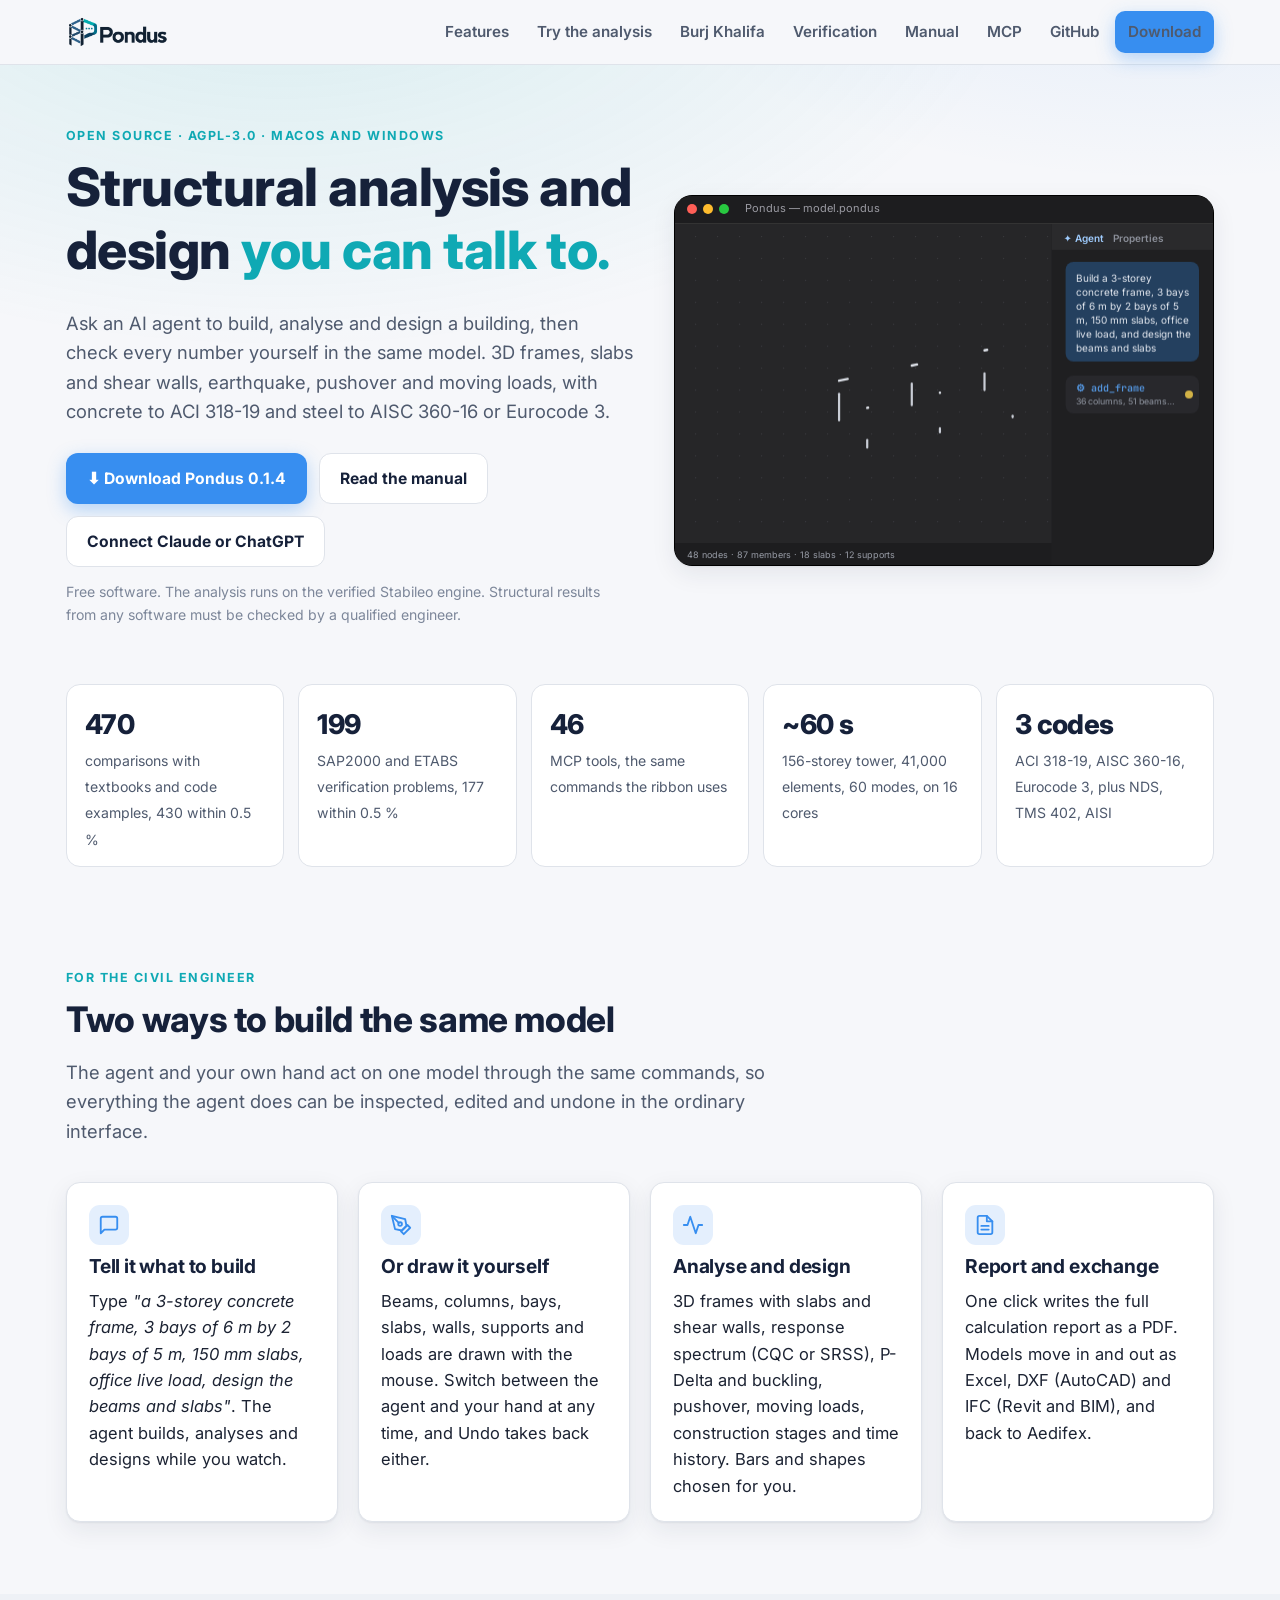
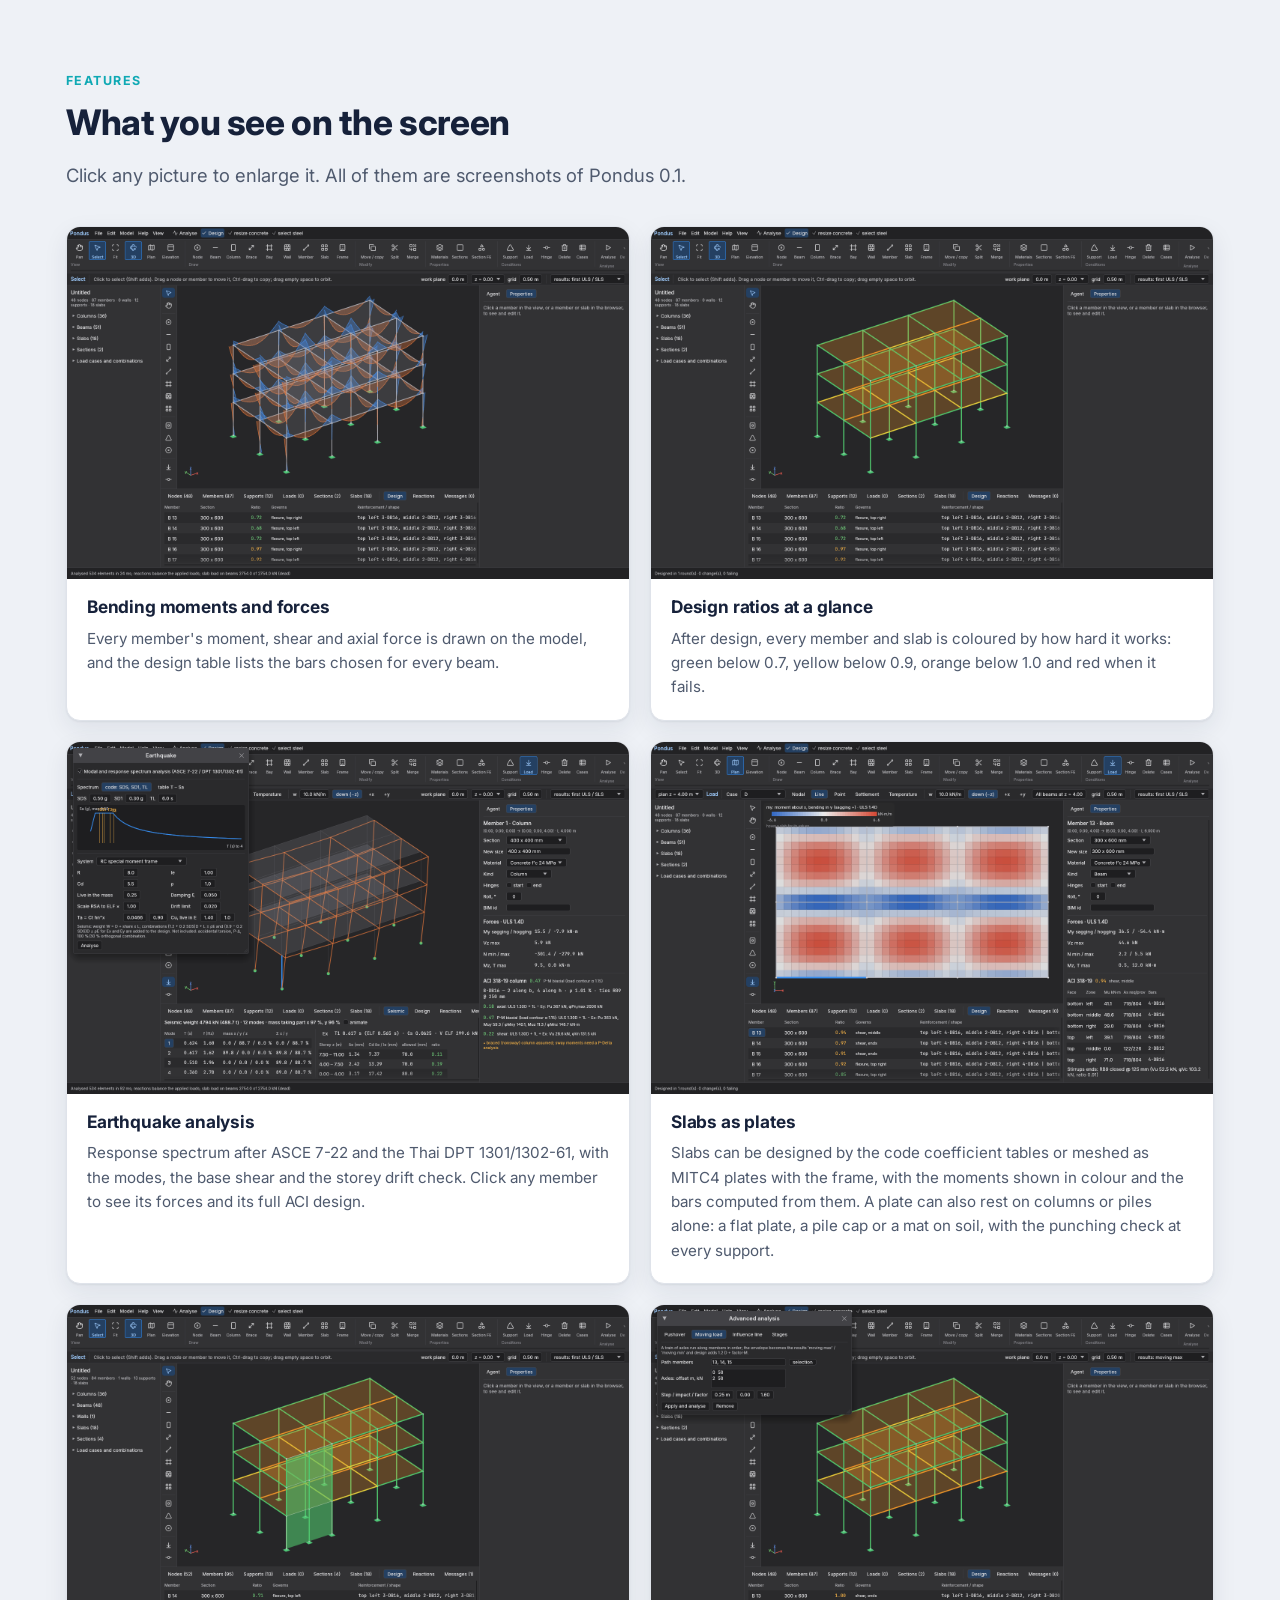
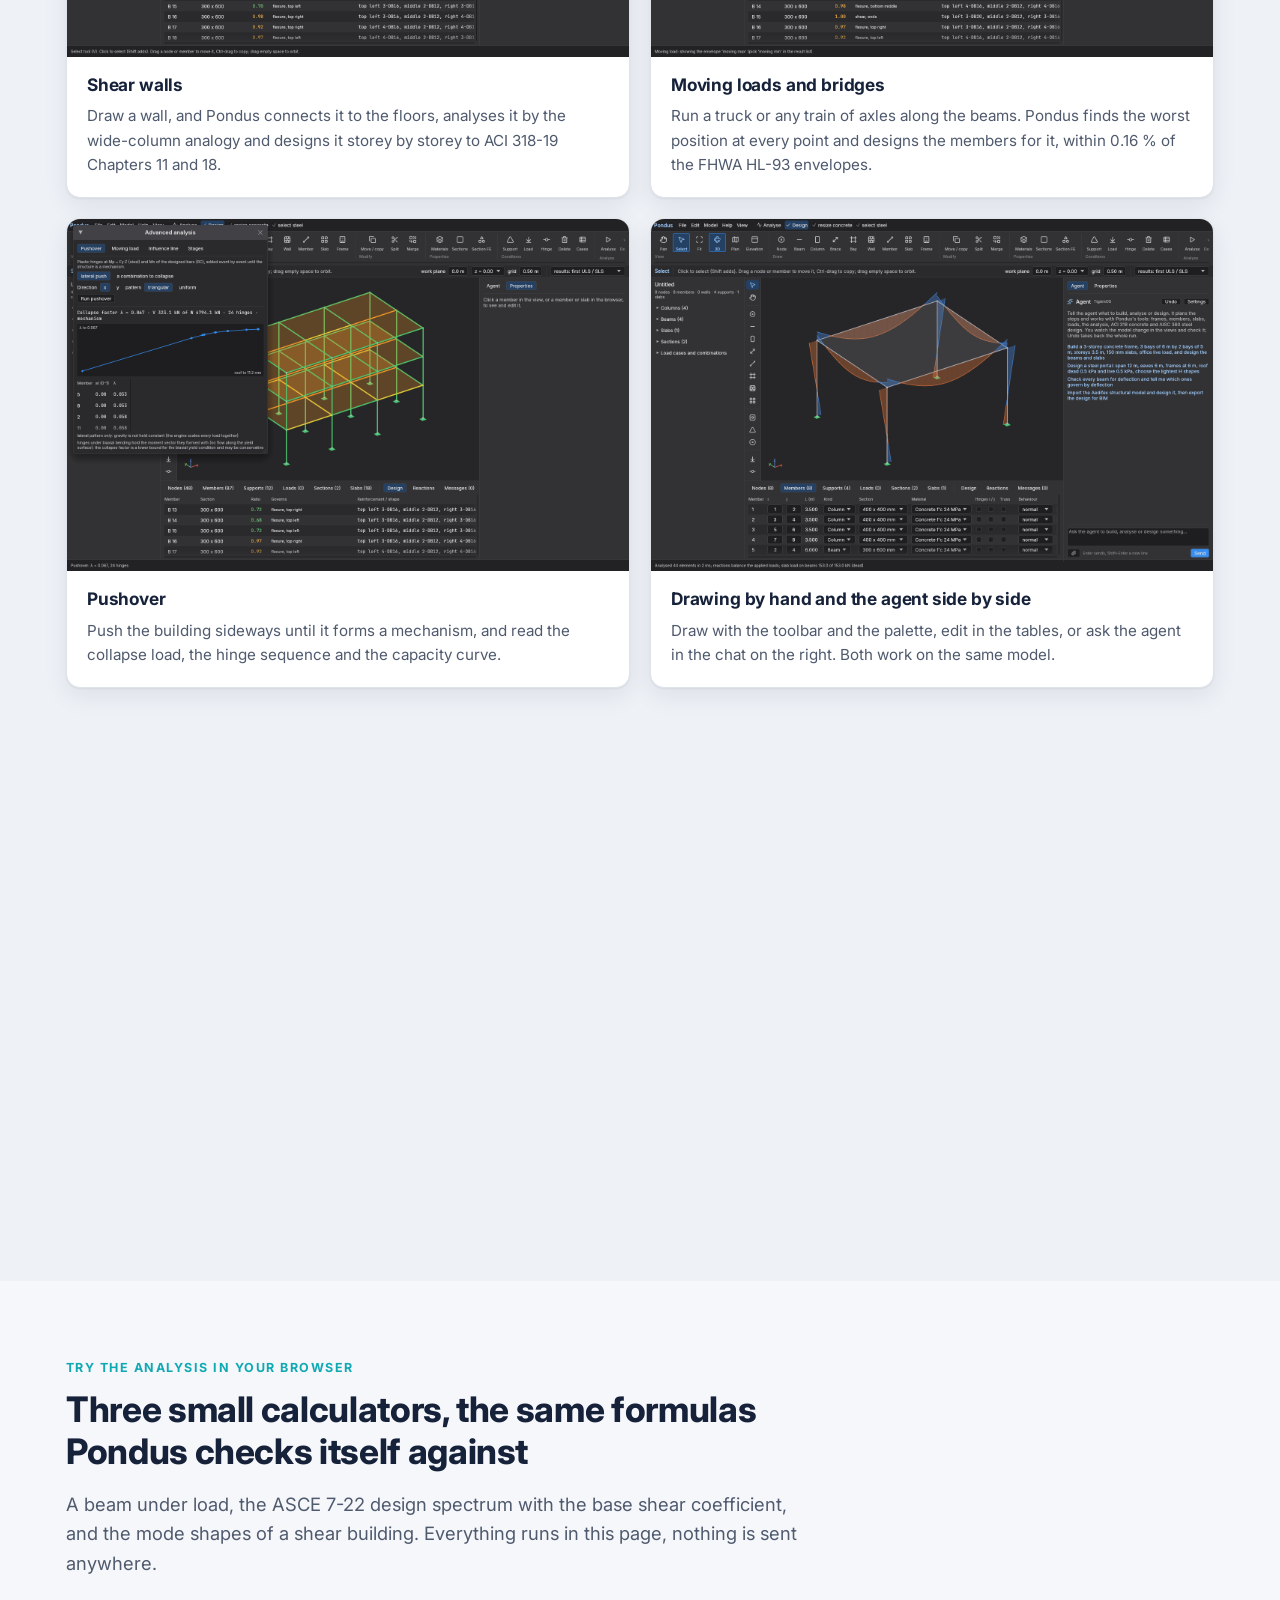
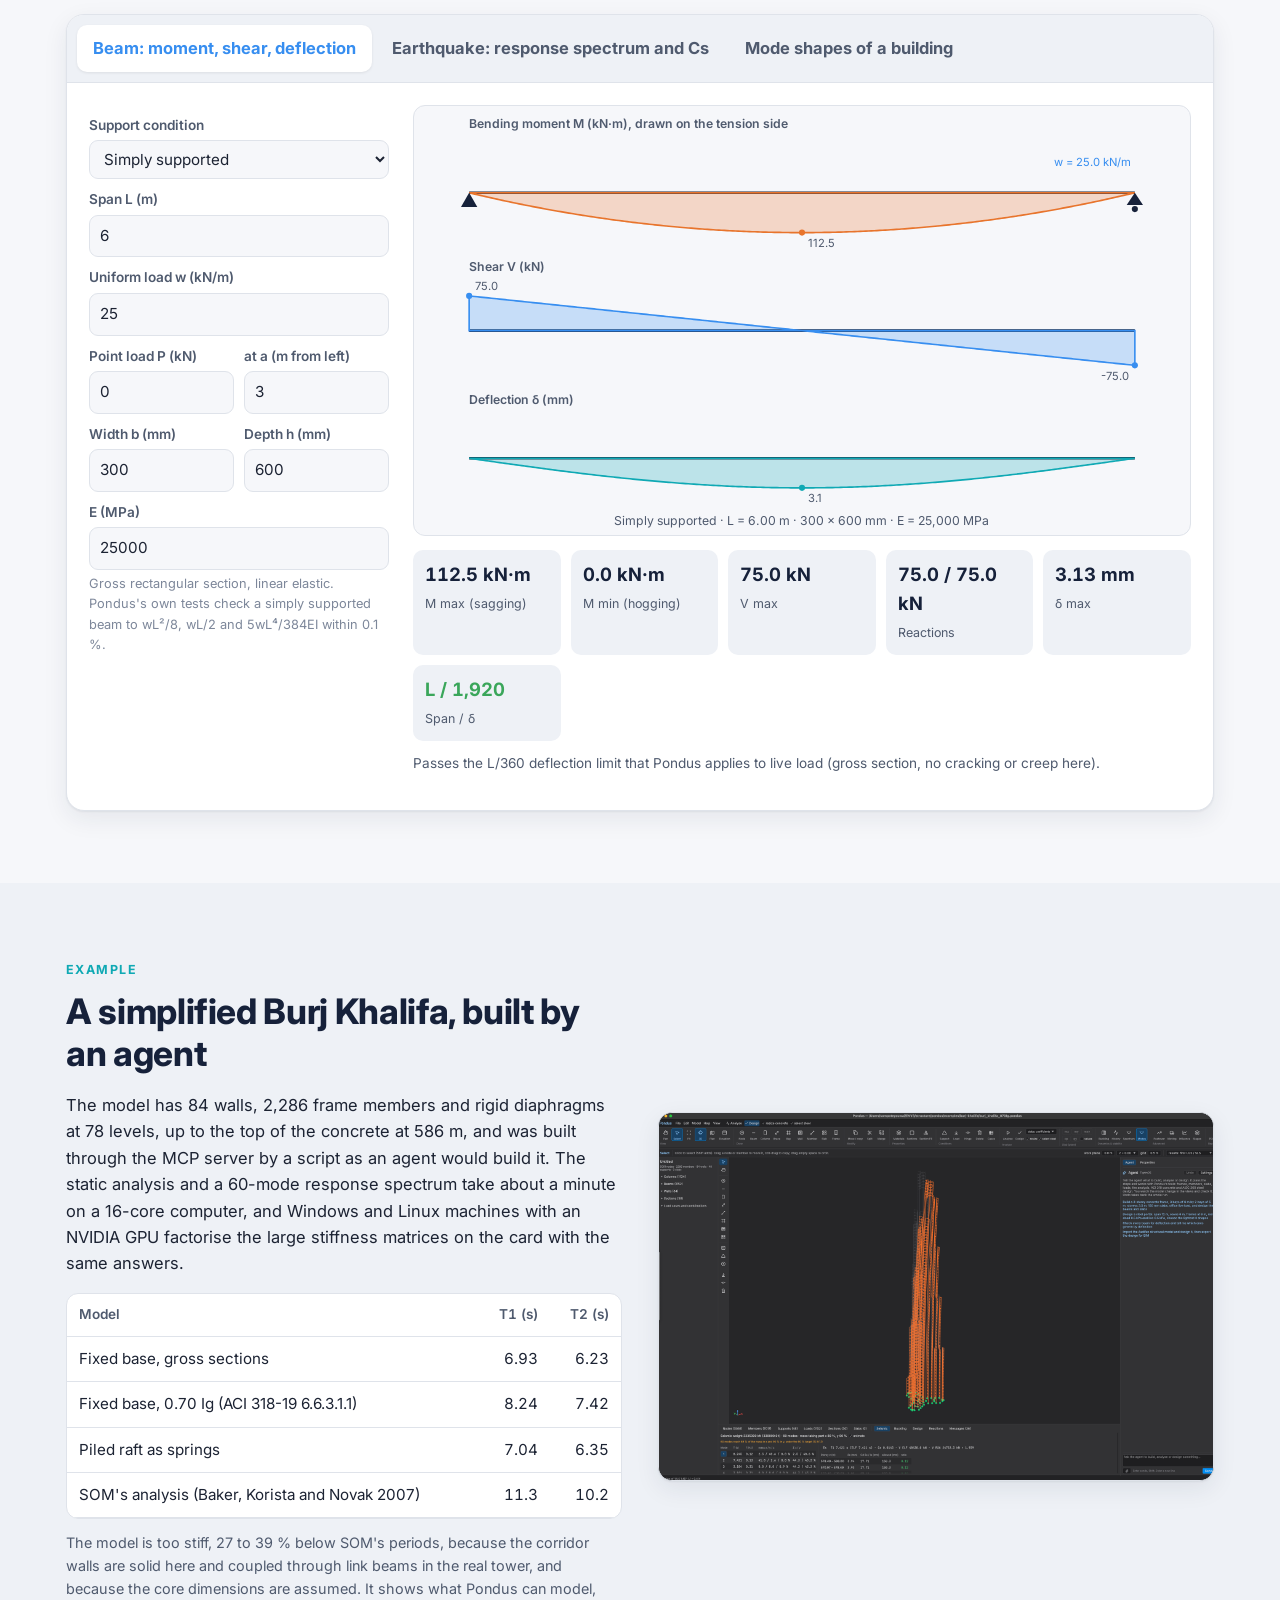
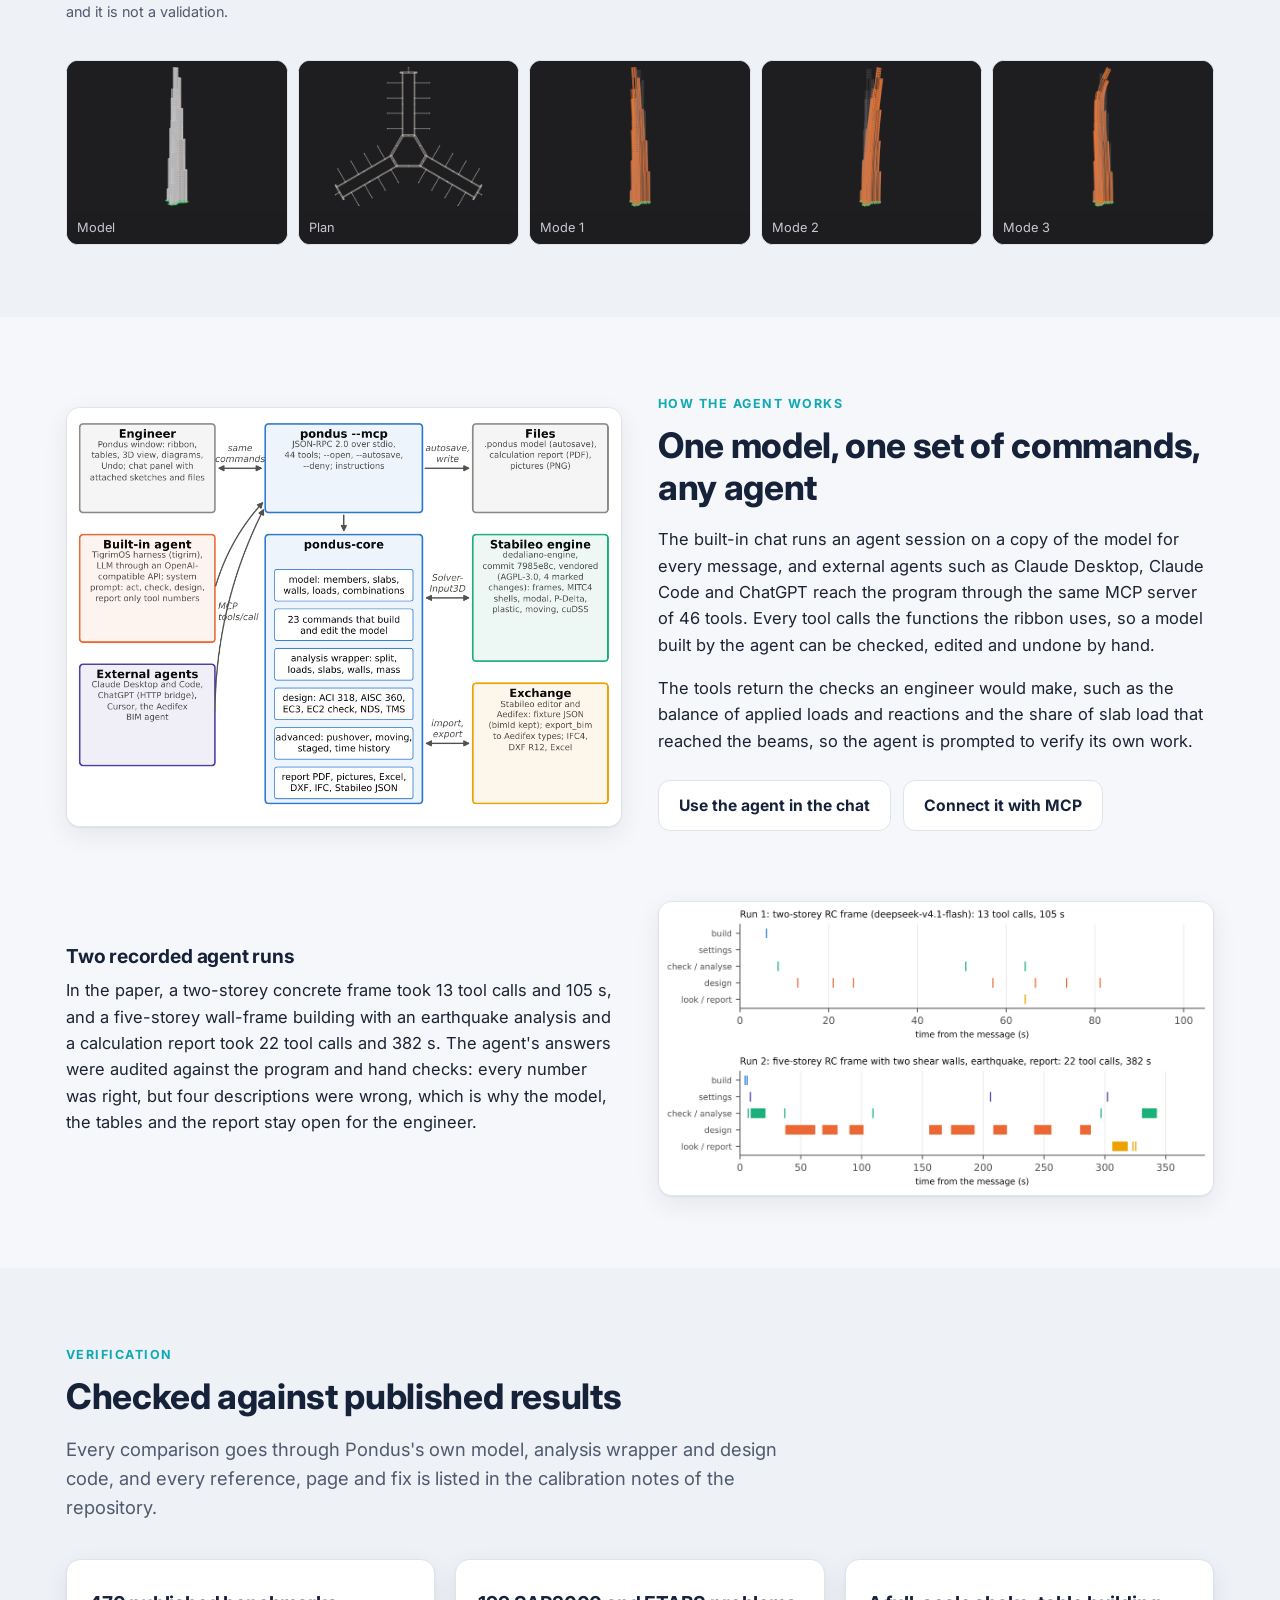
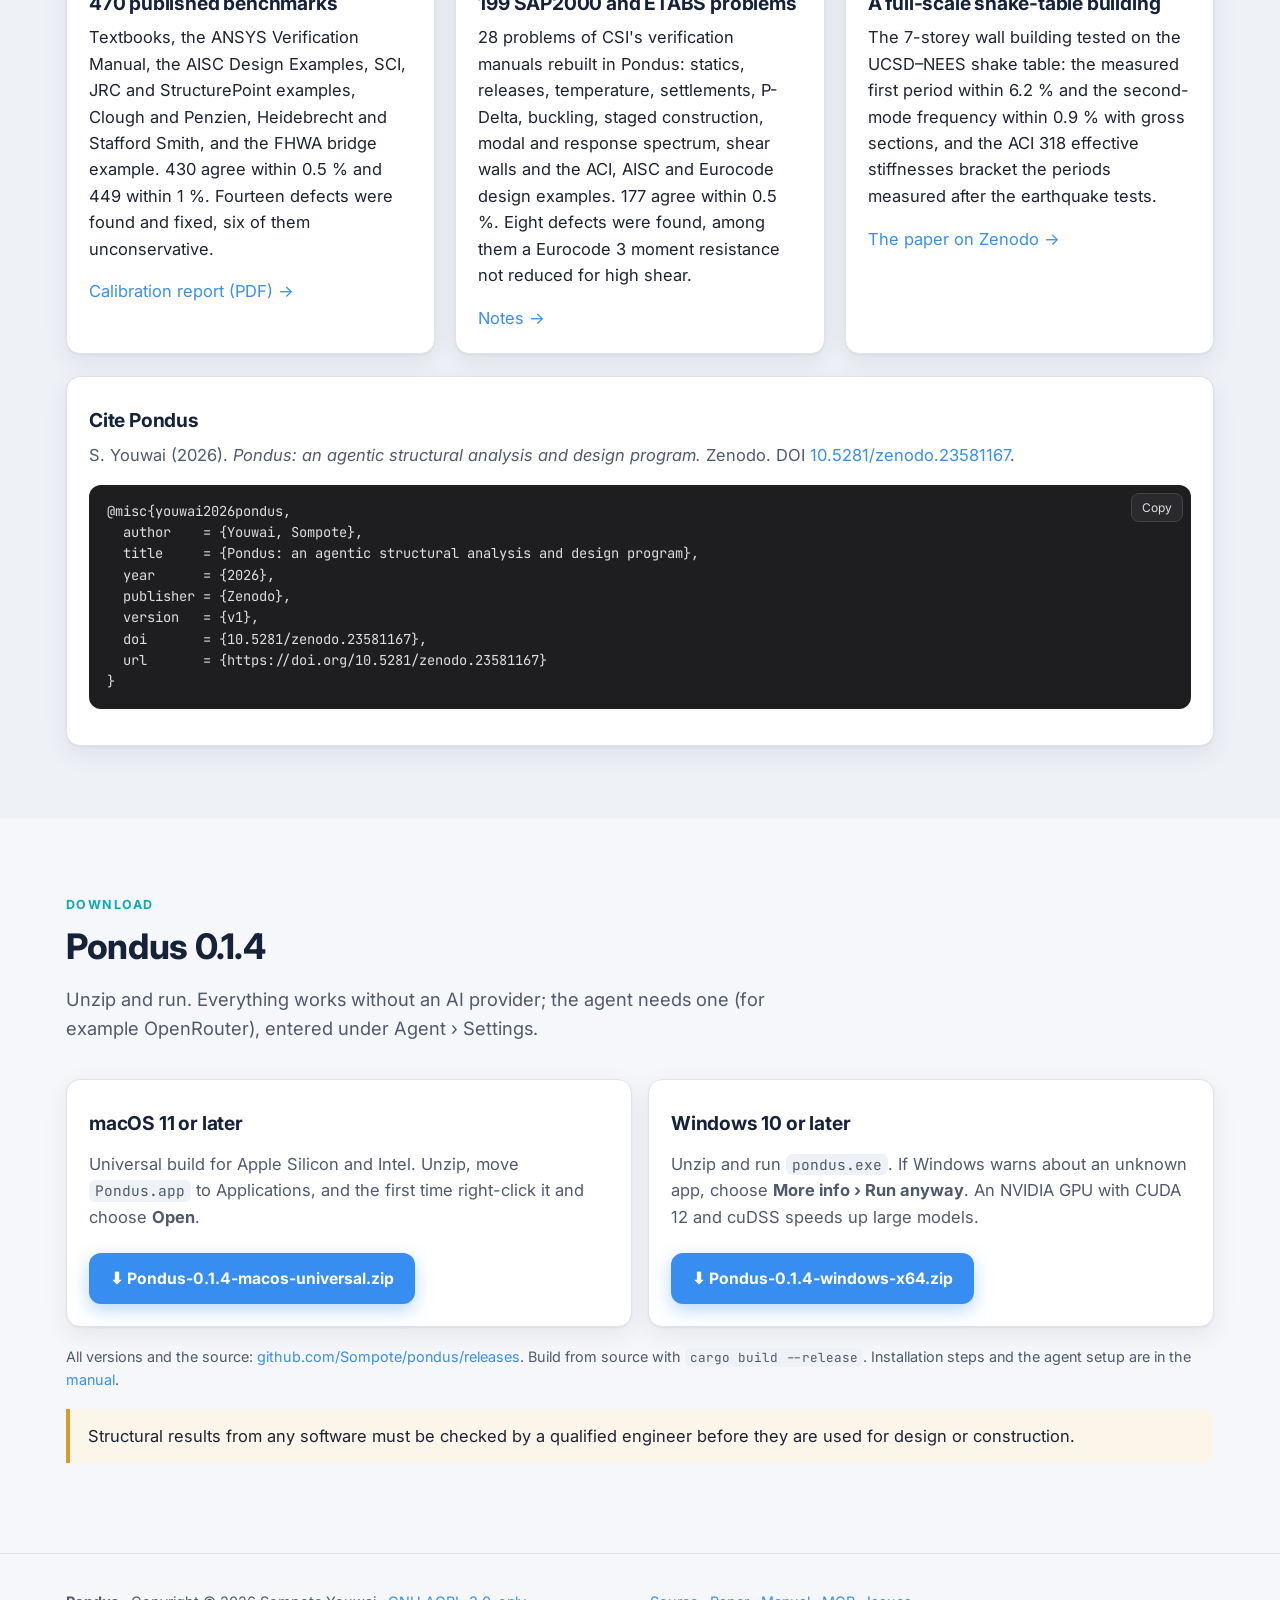
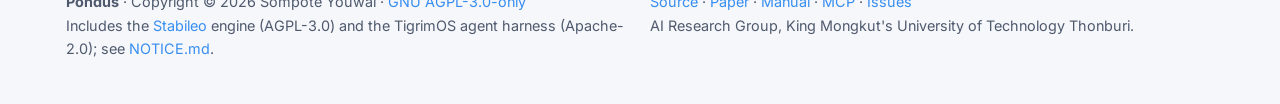
<file: index.html>
<!DOCTYPE html>
<html lang="en">
<head>
<meta charset="utf-8">
<meta name="viewport" content="width=device-width, initial-scale=1">
<title>Pondus · Structural analysis and design you can talk to</title>
<meta name="description" content="Pondus is an open-source structural analysis and design program with a built-in AI agent and an MCP server. 3D frames, slabs, shear walls, earthquake, pushover, ACI 318-19, AISC 360-16 and Eurocode 3, PDF reports, Excel, DXF and IFC.">
<meta property="og:title" content="Pondus · Structural analysis and design you can talk to">
<meta property="og:description" content="Ask an AI agent to build, analyse and design a building, then check every number yourself in the same model.">
<meta property="og:url" content="https://strpondus.github.io/">
<meta property="og:image" content="https://strpondus.github.io/assets/img/burj-khalifa-modes.png">
<link rel="icon" type="image/png" href="assets/img/icon.png">
<link rel="preconnect" href="https://fonts.googleapis.com">
<link rel="preconnect" href="https://fonts.gstatic.com" crossorigin>
<link href="https://fonts.googleapis.com/css2?family=Inter:wght@400;500;600;700;800&family=JetBrains+Mono:wght@400;600&display=swap" rel="stylesheet">
<link rel="stylesheet" href="assets/style.css">
</head>
<body>

<header class="nav">
  <div class="wrap">
    <a class="brand" href="index.html" aria-label="Pondus home">
      <img class="logo-light" src="assets/img/logo.png" alt="Pondus">
      <img class="logo-dark" src="assets/img/logo-dark.png" alt="Pondus">
    </a>
    <button class="nav-toggle" aria-label="Menu">☰</button>
    <nav class="nav-links">
      <a href="#features">Features</a>
      <a href="#lab">Try the analysis</a>
      <a href="#example">Burj Khalifa</a>
      <a href="#verification">Verification</a>
      <a href="manual.html">Manual</a>
      <a href="manual.html#mcp">MCP</a>
      <a href="https://github.com/Sompote/pondus" target="_blank" rel="noopener">GitHub</a>
      <a class="btn btn-primary btn-sm" href="#download">Download</a>
    </nav>
  </div>
</header>

<!-- ============================ HERO ============================ -->
<section class="hero">
  <div class="wrap hero-grid">
    <div>
      <span class="eyebrow">Open source · AGPL-3.0 · macOS and Windows</span>
      <h1>Structural analysis and design <span>you can talk to.</span></h1>
      <p class="lede">Ask an AI agent to build, analyse and design a building, then check every number yourself in the same model. 3D frames, slabs and shear walls, earthquake, pushover and moving loads, with concrete to ACI 318-19 and steel to AISC 360-16 or Eurocode 3.</p>
      <div class="btn-row">
        <a class="btn btn-primary" href="#download">⬇ Download Pondus 0.1.4</a>
        <a class="btn btn-ghost" href="manual.html">Read the manual</a>
        <a class="btn btn-ghost" href="manual.html#mcp">Connect Claude or ChatGPT</a>
      </div>
      <p class="hero-note">Free software. The analysis runs on the verified Stabileo engine. Structural results from any software must be checked by a qualified engineer.</p>
    </div>
    <div class="hero-anim" aria-label="Animation: the agent builds, analyses and designs a three-storey concrete frame">
      <div class="titlebar"><i></i><i></i><i></i><span>Pondus — model.pondus</span></div>
      <canvas id="hero-canvas"></canvas>
    </div>
  </div>
  <div class="wrap">
    <div class="stats reveal">
      <div class="stat"><b>470</b><span>comparisons with textbooks and code examples, 430 within 0.5 %</span></div>
      <div class="stat"><b>199</b><span>SAP2000 and ETABS verification problems, 177 within 0.5 %</span></div>
      <div class="stat"><b>46</b><span>MCP tools, the same commands the ribbon uses</span></div>
      <div class="stat"><b>~60 s</b><span>156-storey tower, 41,000 elements, 60 modes, on 16 cores</span></div>
      <div class="stat"><b>3 codes</b><span>ACI 318-19, AISC 360-16, Eurocode 3, plus NDS, TMS 402, AISI</span></div>
    </div>
  </div>
</section>

<!-- ======================= WHAT IT DOES ======================== -->
<section id="what">
  <div class="wrap">
    <div class="section-head reveal">
      <span class="eyebrow">For the civil engineer</span>
      <h2>Two ways to build the same model</h2>
      <p class="lede">The agent and your own hand act on one model through the same commands, so everything the agent does can be inspected, edited and undone in the ordinary interface.</p>
    </div>
    <div class="grid grid-4">
      <div class="card reveal">
        <div class="icon"><svg viewBox="0 0 24 24" fill="none" stroke="currentColor" stroke-width="2" stroke-linecap="round" stroke-linejoin="round"><path d="M21 15a2 2 0 0 1-2 2H7l-4 4V5a2 2 0 0 1 2-2h14a2 2 0 0 1 2 2z"/></svg></div>
        <h3>Tell it what to build</h3>
        <p>Type <em>"a 3-storey concrete frame, 3 bays of 6 m by 2 bays of 5 m, 150 mm slabs, office live load, design the beams and slabs"</em>. The agent builds, analyses and designs while you watch.</p>
      </div>
      <div class="card reveal">
        <div class="icon"><svg viewBox="0 0 24 24" fill="none" stroke="currentColor" stroke-width="2" stroke-linecap="round" stroke-linejoin="round"><path d="M12 19l7-7 3 3-7 7-3-3z"/><path d="M18 13l-1.5-7.5L2 2l3.5 14.5L13 18l5-5z"/><path d="M2 2l7.586 7.586"/><circle cx="11" cy="11" r="2"/></svg></div>
        <h3>Or draw it yourself</h3>
        <p>Beams, columns, bays, slabs, walls, supports and loads are drawn with the mouse. Switch between the agent and your hand at any time, and Undo takes back either.</p>
      </div>
      <div class="card reveal">
        <div class="icon"><svg viewBox="0 0 24 24" fill="none" stroke="currentColor" stroke-width="2" stroke-linecap="round" stroke-linejoin="round"><polyline points="22 12 18 12 15 21 9 3 6 12 2 12"/></svg></div>
        <h3>Analyse and design</h3>
        <p>3D frames with slabs and shear walls, response spectrum (CQC or SRSS), P-Delta and buckling, pushover, moving loads, construction stages and time history. Bars and shapes chosen for you.</p>
      </div>
      <div class="card reveal">
        <div class="icon"><svg viewBox="0 0 24 24" fill="none" stroke="currentColor" stroke-width="2" stroke-linecap="round" stroke-linejoin="round"><path d="M14 2H6a2 2 0 0 0-2 2v16a2 2 0 0 0 2 2h12a2 2 0 0 0 2-2V8z"/><polyline points="14 2 14 8 20 8"/><line x1="16" y1="13" x2="8" y2="13"/><line x1="16" y1="17" x2="8" y2="17"/></svg></div>
        <h3>Report and exchange</h3>
        <p>One click writes the full calculation report as a PDF. Models move in and out as Excel, DXF (AutoCAD) and IFC (Revit and BIM), and back to Aedifex.</p>
      </div>
    </div>
  </div>
</section>

<!-- ========================== FEATURES ========================= -->
<section id="features" style="background: var(--surface-2);">
  <div class="wrap">
    <div class="section-head reveal">
      <span class="eyebrow">Features</span>
      <h2>What you see on the screen</h2>
      <p class="lede">Click any picture to enlarge it. All of them are screenshots of Pondus 0.1.</p>
    </div>
    <div class="grid grid-2">
      <article class="feature reveal">
        <div class="shot" data-zoom="assets/img/features/moments.png" data-caption="Bending moment diagram of a 3-storey frame with the design table below"><img loading="lazy" src="assets/img/features/moments.png" alt="Bending moment diagram of a 3-storey frame"></div>
        <div class="body"><h3>Bending moments and forces</h3><p>Every member's moment, shear and axial force is drawn on the model, and the design table lists the bars chosen for every beam.</p></div>
      </article>
      <article class="feature reveal">
        <div class="shot" data-zoom="assets/img/features/design-ratios.png" data-caption="Design ratio colours: green below 0.7, yellow below 0.9, orange below 1.0, red when it fails"><img loading="lazy" src="assets/img/features/design-ratios.png" alt="Design ratio colours"></div>
        <div class="body"><h3>Design ratios at a glance</h3><p>After design, every member and slab is coloured by how hard it works: green below 0.7, yellow below 0.9, orange below 1.0 and red when it fails.</p></div>
      </article>
      <article class="feature reveal">
        <div class="shot" data-zoom="assets/img/features/earthquake.png" data-caption="Earthquake settings, modes and the storey drift check"><img loading="lazy" src="assets/img/features/earthquake.png" alt="Earthquake settings, modes and drift check"></div>
        <div class="body"><h3>Earthquake analysis</h3><p>Response spectrum after ASCE 7-22 and the Thai DPT 1301/1302-61, with the modes, the base shear and the storey drift check. Click any member to see its forces and its full ACI design.</p></div>
      </article>
      <article class="feature reveal">
        <div class="shot" data-zoom="assets/img/features/slab-plate.png" data-caption="Slab plate moments in plan, with the bars computed by Wood–Armer"><img loading="lazy" src="assets/img/features/slab-plate.png" alt="Slab plate moments in plan"></div>
        <div class="body"><h3>Slabs as plates</h3><p>Slabs can be designed by the code coefficient tables or meshed as MITC4 plates with the frame, with the moments shown in colour and the bars computed from them. A plate can also rest on columns or piles alone: a flat plate, a pile cap or a mat on soil, with the punching check at every support.</p></div>
      </article>
      <article class="feature reveal">
        <div class="shot" data-zoom="assets/img/features/shear-wall.png" data-caption="A shear wall in a frame, designed storey by storey to ACI 318-19 Chapters 11 and 18"><img loading="lazy" src="assets/img/features/shear-wall.png" alt="A shear wall in a frame"></div>
        <div class="body"><h3>Shear walls</h3><p>Draw a wall, and Pondus connects it to the floors, analyses it by the wide-column analogy and designs it storey by storey to ACI 318-19 Chapters 11 and 18.</p></div>
      </article>
      <article class="feature reveal">
        <div class="shot" data-zoom="assets/img/features/moving-load.png" data-caption="Moving load envelope along a bridge girder"><img loading="lazy" src="assets/img/features/moving-load.png" alt="Moving load envelope"></div>
        <div class="body"><h3>Moving loads and bridges</h3><p>Run a truck or any train of axles along the beams. Pondus finds the worst position at every point and designs the members for it, within 0.16 % of the FHWA HL-93 envelopes.</p></div>
      </article>
      <article class="feature reveal">
        <div class="shot" data-zoom="assets/img/features/pushover.png" data-caption="Pushover: hinge sequence and capacity curve"><img loading="lazy" src="assets/img/features/pushover.png" alt="Pushover analysis"></div>
        <div class="body"><h3>Pushover</h3><p>Push the building sideways until it forms a mechanism, and read the collapse load, the hinge sequence and the capacity curve.</p></div>
      </article>
      <article class="feature reveal">
        <div class="shot" data-zoom="assets/img/features/draw-by-hand.png" data-caption="A portal drawn by hand with the agent panel open"><img loading="lazy" src="assets/img/features/draw-by-hand.png" alt="A portal drawn by hand with the agent panel open"></div>
        <div class="body"><h3>Drawing by hand and the agent side by side</h3><p>Draw with the toolbar and the palette, edit in the tables, or ask the agent in the chat on the right. Both work on the same model.</p></div>
      </article>
      <article class="feature wide reveal">
        <div class="shot" data-zoom="assets/img/features/report.png" data-caption="Pages of the calculation report"><img loading="lazy" src="assets/img/features/report.png" alt="Pages of the calculation report"></div>
        <div class="body"><h3>The calculation report</h3><p>One click writes the PDF: basis of design, loads and their balance, diagrams, every design table and the full calculation of the governing members.</p></div>
      </article>
    </div>
  </div>
</section>

<!-- ======================== ANALYSIS LAB ======================= -->
<section id="lab-section">
  <div class="wrap">
    <div class="section-head reveal">
      <span class="eyebrow">Try the analysis in your browser</span>
      <h2>Three small calculators, the same formulas Pondus checks itself against</h2>
      <p class="lede">A beam under load, the ASCE 7-22 design spectrum with the base shear coefficient, and the mode shapes of a shear building. Everything runs in this page, nothing is sent anywhere.</p>
    </div>
    <div class="lab reveal" id="lab">
      <div class="tabs" role="tablist">
        <button class="active" data-panel="panel-beam">Beam: moment, shear, deflection</button>
        <button data-panel="panel-spec">Earthquake: response spectrum and Cs</button>
        <button data-panel="panel-modes">Mode shapes of a building</button>
      </div>

      <!-- Beam -->
      <div class="panel active" id="panel-beam">
        <div class="controls">
          <label for="b-type">Support condition</label>
          <select id="b-type"><option value="ss">Simply supported</option><option value="ff">Fixed at both ends</option><option value="cant">Cantilever (fixed at the left)</option></select>
          <label for="b-L">Span L (m)</label><input id="b-L" type="number" value="6" min="0.5" max="30" step="0.1">
          <label for="b-w">Uniform load w (kN/m)</label><input id="b-w" type="number" value="25" min="0" step="1">
          <div class="row">
            <div><label for="b-P">Point load P (kN)</label><input id="b-P" type="number" value="0" min="0" step="5"></div>
            <div><label for="b-a">at a (m from left)</label><input id="b-a" type="number" value="3" min="0" step="0.1"></div>
          </div>
          <div class="row">
            <div><label for="b-b">Width b (mm)</label><input id="b-b" type="number" value="300" min="100" step="50"></div>
            <div><label for="b-h">Depth h (mm)</label><input id="b-h" type="number" value="600" min="100" step="50"></div>
          </div>
          <label for="b-E">E (MPa)</label><input id="b-E" type="number" value="25000" min="1000" step="1000">
          <p class="hint">Gross rectangular section, linear elastic. Pondus's own tests check a simply supported beam to wL²/8, wL/2 and 5wL⁴/384EI within 0.1 %.</p>
        </div>
        <div>
          <svg id="beam-plot" class="plot" role="img" aria-label="Moment, shear and deflection diagrams"></svg>
          <div class="results" id="beam-results"></div>
          <p class="formula" id="beam-check"></p>
        </div>
      </div>

      <!-- Spectrum -->
      <div class="panel" id="panel-spec">
        <div class="controls">
          <div class="row">
            <div><label for="s-sds">S<sub>DS</sub> (g)</label><input id="s-sds" type="number" value="0.5" min="0.05" max="2.5" step="0.05"></div>
            <div><label for="s-sd1">S<sub>D1</sub> (g)</label><input id="s-sd1" type="number" value="0.3" min="0.02" max="1.5" step="0.02"></div>
          </div>
          <div class="row">
            <div><label for="s-tl">T<sub>L</sub> (s)</label><input id="s-tl" type="number" value="8" min="2" max="16" step="1"></div>
            <div><label for="s-ie">I<sub>e</sub></label><input id="s-ie" type="number" value="1.0" min="1" max="1.5" step="0.25"></div>
          </div>
          <label for="s-r">Response modification R</label>
          <select id="s-r"><option value="8">8 · special RC or steel moment frame</option><option value="5" selected>5 · intermediate RC moment frame / special RC shear wall (bearing)</option><option value="6">6 · special RC shear wall (building frame)</option><option value="3">3 · ordinary RC moment frame</option><option value="4">4 · ordinary RC shear wall</option></select>
          <label for="s-ct">Structure type for T<sub>a</sub> = C<sub>t</sub>·h<sub>n</sub><sup>x</sup></label>
          <select id="s-ct"><option value="0.0466,0.9" selected>Concrete moment frame (0.0466, 0.9)</option><option value="0.0724,0.8">Steel moment frame (0.0724, 0.8)</option><option value="0.0731,0.75">Braced frame (0.0731, 0.75)</option><option value="0.0488,0.75">All other systems (0.0488, 0.75)</option></select>
          <div class="row">
            <div><label for="s-hn">Height h<sub>n</sub> (m)</label><input id="s-hn" type="number" value="10.5" min="3" max="300" step="0.5"></div>
            <div><label for="s-T">T from the model (s, 0 = none)</label><input id="s-T" type="number" value="0.65" min="0" max="12" step="0.01"></div>
          </div>
          <label for="s-W">Seismic weight W (kN)</label><input id="s-W" type="number" value="5080" min="1" step="10">
          <p class="hint">Metric C<sub>t</sub> values of ASCE 7-22 Table 12.8-2. The drift and detailing checks are in Pondus, not here.</p>
        </div>
        <div>
          <svg id="spec-plot" class="plot" role="img" aria-label="Design response spectrum"></svg>
          <div class="results" id="spec-results"></div>
          <p class="formula" id="spec-note"></p>
        </div>
      </div>

      <!-- Modes -->
      <div class="panel" id="panel-modes">
        <div class="controls">
          <label for="m-n">Storeys: <output id="m-n-out">5</output></label><input id="m-n" type="range" value="5" min="2" max="14" step="1" oninput="document.getElementById('m-n-out').value=this.value">
          <div class="row">
            <div><label for="m-m">Storey mass (t)</label><input id="m-m" type="number" value="300" min="10" step="10"></div>
            <div><label for="m-k">Storey stiffness (kN/mm)</label><input id="m-k" type="number" value="120" min="1" step="5"></div>
          </div>
          <div class="row">
            <div><label for="m-h">Storey height (m)</label><input id="m-h" type="number" value="3.5" min="2" max="6" step="0.1"></div>
            <div><label for="m-taper">Taper to the top: <output id="m-taper-out">0.3</output></label><input id="m-taper" type="range" value="0.3" min="0" max="0.8" step="0.05" oninput="document.getElementById('m-taper-out').value=this.value"></div>
          </div>
          <label for="m-mode">Animate mode: <output id="m-mode-out">1</output></label><input id="m-mode" type="range" value="1" min="1" max="5" step="1" oninput="document.getElementById('m-mode-out').value=this.value">
          <p class="hint">A shear building: lumped masses, storey springs, K φ = ω² M φ solved by Jacobi rotations. Pondus solves the full 3D model by Lanczos and keeps adding modes until 90 % of the mass takes part.</p>
        </div>
        <div>
          <svg id="mode-plot" class="plot" role="img" aria-label="Mode shapes of a shear building"></svg>
          <div class="table-wrap" style="margin-top:14px">
            <table id="mode-table"><thead><tr><th>Mode</th><th class="num">T (s)</th><th class="num">f (Hz)</th><th class="num">Mass taking part</th><th class="num">Cumulative</th></tr></thead><tbody></tbody></table>
          </div>
          <p class="formula" id="mode-note"></p>
        </div>
      </div>
    </div>
  </div>
</section>

<!-- ======================= BURJ KHALIFA ======================== -->
<section id="example" style="background: var(--surface-2);">
  <div class="wrap">
    <div class="split reveal">
      <div>
        <span class="eyebrow">Example</span>
        <h2>A simplified Burj Khalifa, built by an agent</h2>
        <p>The model has 84 walls, 2,286 frame members and rigid diaphragms at 78 levels, up to the top of the concrete at 586 m, and was built through the MCP server by a script as an agent would build it. The static analysis and a 60-mode response spectrum take about a minute on a 16-core computer, and Windows and Linux machines with an NVIDIA GPU factorise the large stiffness matrices on the card with the same answers.</p>
        <div class="table-wrap">
          <table>
            <thead><tr><th>Model</th><th class="num">T1 (s)</th><th class="num">T2 (s)</th></tr></thead>
            <tbody>
              <tr><td>Fixed base, gross sections</td><td class="num">6.93</td><td class="num">6.23</td></tr>
              <tr><td>Fixed base, 0.70 Ig (ACI 318-19 6.6.3.1.1)</td><td class="num">8.24</td><td class="num">7.42</td></tr>
              <tr><td>Piled raft as springs</td><td class="num">7.04</td><td class="num">6.35</td></tr>
              <tr><td>SOM's analysis (Baker, Korista and Novak 2007)</td><td class="num">11.3</td><td class="num">10.2</td></tr>
            </tbody>
          </table>
        </div>
        <p class="small muted" style="margin-top:12px">The model is too stiff, 27 to 39 % below SOM's periods, because the corridor walls are solid here and coupled through link beams in the real tower, and because the core dimensions are assumed. It shows what Pondus can model, and it is not a validation.</p>
      </div>
      <div class="shot" data-zoom="assets/img/burj-khalifa-modes.png" data-caption="The first mode shape of the Burj Khalifa model, with the periods, mass shares, base shear and storey drifts in the Seismic table"><img loading="lazy" src="assets/img/burj-khalifa-modes.png" alt="Pondus with the first mode shape of a simplified Burj Khalifa model"></div>
    </div>
    <div class="strip reveal" style="margin-top:22px">
      <figure data-zoom="assets/img/burj/model.png" data-caption="The model"><img loading="lazy" src="assets/img/burj/model.png" alt="Burj Khalifa model"><figcaption>Model</figcaption></figure>
      <figure data-zoom="assets/img/burj/plan.png" data-caption="Plan: the buttressed core with three wings"><img loading="lazy" src="assets/img/burj/plan.png" alt="Plan"><figcaption>Plan</figcaption></figure>
      <figure data-zoom="assets/img/burj/mode1.png" data-caption="Mode 1"><img loading="lazy" src="assets/img/burj/mode1.png" alt="Mode 1"><figcaption>Mode 1</figcaption></figure>
      <figure data-zoom="assets/img/burj/mode2.png" data-caption="Mode 2"><img loading="lazy" src="assets/img/burj/mode2.png" alt="Mode 2"><figcaption>Mode 2</figcaption></figure>
      <figure data-zoom="assets/img/burj/mode3.png" data-caption="Mode 3"><img loading="lazy" src="assets/img/burj/mode3.png" alt="Mode 3"><figcaption>Mode 3</figcaption></figure>
    </div>
  </div>
</section>

<!-- ========================= THE AGENT ========================= -->
<section id="agent">
  <div class="wrap">
    <div class="split reveal">
      <div class="shot light"><img loading="lazy" src="assets/img/paper/architecture.png" alt="Architecture of Pondus: the engineer's window and every agent reach the same commands of pondus-core through the MCP server"></div>
      <div>
        <span class="eyebrow">How the agent works</span>
        <h2>One model, one set of commands, any agent</h2>
        <p>The built-in chat runs an agent session on a copy of the model for every message, and external agents such as Claude Desktop, Claude Code and ChatGPT reach the program through the same MCP server of 46 tools. Every tool calls the functions the ribbon uses, so a model built by the agent can be checked, edited and undone by hand.</p>
        <p>The tools return the checks an engineer would make, such as the balance of applied loads and reactions and the share of slab load that reached the beams, so the agent is prompted to verify its own work.</p>
        <div class="btn-row">
          <a class="btn btn-ghost" href="manual.html#chat">Use the agent in the chat</a>
          <a class="btn btn-ghost" href="manual.html#mcp">Connect it with MCP</a>
        </div>
      </div>
    </div>
    <div class="split reveal" style="margin-top:56px">
      <div>
        <h3>Two recorded agent runs</h3>
        <p>In the paper, a two-storey concrete frame took 13 tool calls and 105 s, and a five-storey wall-frame building with an earthquake analysis and a calculation report took 22 tool calls and 382 s. The agent's answers were audited against the program and hand checks: every number was right, but four descriptions were wrong, which is why the model, the tables and the report stay open for the engineer.</p>
      </div>
      <div class="shot light"><img loading="lazy" src="assets/img/paper/timeline.png" alt="Timeline of the two recorded agent runs: build, settings, check and analyse, design, look and report"></div>
    </div>
  </div>
</section>

<!-- ======================= VERIFICATION ======================== -->
<section id="verification" style="background: var(--surface-2);">
  <div class="wrap">
    <div class="section-head reveal">
      <span class="eyebrow">Verification</span>
      <h2>Checked against published results</h2>
      <p class="lede">Every comparison goes through Pondus's own model, analysis wrapper and design code, and every reference, page and fix is listed in the calibration notes of the repository.</p>
    </div>
    <div class="grid grid-3">
      <div class="card reveal">
        <h3>470 published benchmarks</h3>
        <p>Textbooks, the ANSYS Verification Manual, the AISC Design Examples, SCI, JRC and StructurePoint examples, Clough and Penzien, Heidebrecht and Stafford Smith, and the FHWA bridge example. 430 agree within 0.5 % and 449 within 1 %. Fourteen defects were found and fixed, six of them unconservative.</p>
        <a href="https://github.com/Sompote/pondus/blob/main/paper/paper.pdf" target="_blank" rel="noopener">Calibration report (PDF) →</a>
      </div>
      <div class="card reveal">
        <h3>199 SAP2000 and ETABS problems</h3>
        <p>28 problems of CSI's verification manuals rebuilt in Pondus: statics, releases, temperature, settlements, P-Delta, buckling, staged construction, modal and response spectrum, shear walls and the ACI, AISC and Eurocode design examples. 177 agree within 0.5 %. Eight defects were found, among them a Eurocode 3 moment resistance not reduced for high shear.</p>
        <a href="https://github.com/Sompote/pondus/blob/main/calibration/NOTES_csi.md" target="_blank" rel="noopener">Notes →</a>
      </div>
      <div class="card reveal">
        <h3>A full-scale shake-table building</h3>
        <p>The 7-storey wall building tested on the UCSD–NEES shake table: the measured first period within 6.2 % and the second-mode frequency within 0.9 % with gross sections, and the ACI 318 effective stiffnesses bracket the periods measured after the earthquake tests.</p>
        <a href="https://doi.org/10.5281/zenodo.23581167" target="_blank" rel="noopener">The paper on Zenodo →</a>
      </div>
    </div>
    <div class="card reveal" style="margin-top:22px">
      <h3>Cite Pondus</h3>
      <p class="muted">S. Youwai (2026). <em>Pondus: an agentic structural analysis and design program.</em> Zenodo. DOI <a href="https://doi.org/10.5281/zenodo.23581167">10.5281/zenodo.23581167</a>.</p>
<pre><code>@misc{youwai2026pondus,
  author    = {Youwai, Sompote},
  title     = {Pondus: an agentic structural analysis and design program},
  year      = {2026},
  publisher = {Zenodo},
  version   = {v1},
  doi       = {10.5281/zenodo.23581167},
  url       = {https://doi.org/10.5281/zenodo.23581167}
}</code></pre>
    </div>
  </div>
</section>

<!-- ========================= DOWNLOAD ========================== -->
<section id="download">
  <div class="wrap">
    <div class="section-head reveal">
      <span class="eyebrow">Download</span>
      <h2>Pondus 0.1.4</h2>
      <p class="lede">Unzip and run. Everything works without an AI provider; the agent needs one (for example OpenRouter), entered under Agent › Settings.</p>
    </div>
    <div class="dl">
      <div class="card reveal">
        <h3>macOS 11 or later</h3>
        <p class="muted">Universal build for Apple Silicon and Intel. Unzip, move <code>Pondus.app</code> to Applications, and the first time right-click it and choose <b>Open</b>.</p>
        <a class="btn btn-primary" href="https://github.com/Sompote/pondus/releases/download/v0.1.4/Pondus-0.1.4-macos-universal.zip">⬇ Pondus-0.1.4-macos-universal.zip</a>
      </div>
      <div class="card reveal">
        <h3>Windows 10 or later</h3>
        <p class="muted">Unzip and run <code>pondus.exe</code>. If Windows warns about an unknown app, choose <b>More info › Run anyway</b>. An NVIDIA GPU with CUDA 12 and cuDSS speeds up large models.</p>
        <a class="btn btn-primary" href="https://github.com/Sompote/pondus/releases/download/v0.1.4/Pondus-0.1.4-windows-x64.zip">⬇ Pondus-0.1.4-windows-x64.zip</a>
      </div>
    </div>
    <p class="small muted" style="margin-top:18px">All versions and the source: <a href="https://github.com/Sompote/pondus/releases">github.com/Sompote/pondus/releases</a>. Build from source with <code>cargo build --release</code>. Installation steps and the agent setup are in the <a href="manual.html">manual</a>.</p>
    <div class="callout warn"><p>Structural results from any software must be checked by a qualified engineer before they are used for design or construction.</p></div>
  </div>
</section>

<footer>
  <div class="wrap">
    <div>
      <b>Pondus</b> · Copyright © 2026 Sompote Youwai · <a href="https://github.com/Sompote/pondus/blob/main/LICENSE">GNU AGPL-3.0-only</a><br>
      Includes the <a href="https://github.com/lambdaclass/stabileo">Stabileo</a> engine (AGPL-3.0) and the TigrimOS agent harness (Apache-2.0); see <a href="https://github.com/Sompote/pondus/blob/main/NOTICE.md">NOTICE.md</a>.
    </div>
    <div>
      <a href="https://github.com/Sompote/pondus">Source</a> · <a href="https://doi.org/10.5281/zenodo.23581167">Paper</a> · <a href="manual.html">Manual</a> · <a href="manual.html#mcp">MCP</a> · <a href="https://github.com/Sompote/pondus/issues">Issues</a><br>
      AI Research Group, King Mongkut's University of Technology Thonburi.
    </div>
  </div>
</footer>

<div class="lightbox" id="lightbox" role="dialog" aria-label="Enlarged picture"><button aria-label="Close">×</button><figure style="margin:0"><img alt=""><figcaption></figcaption></figure></div>
<script src="assets/site.js"></script>
</body>
</html>
</file>
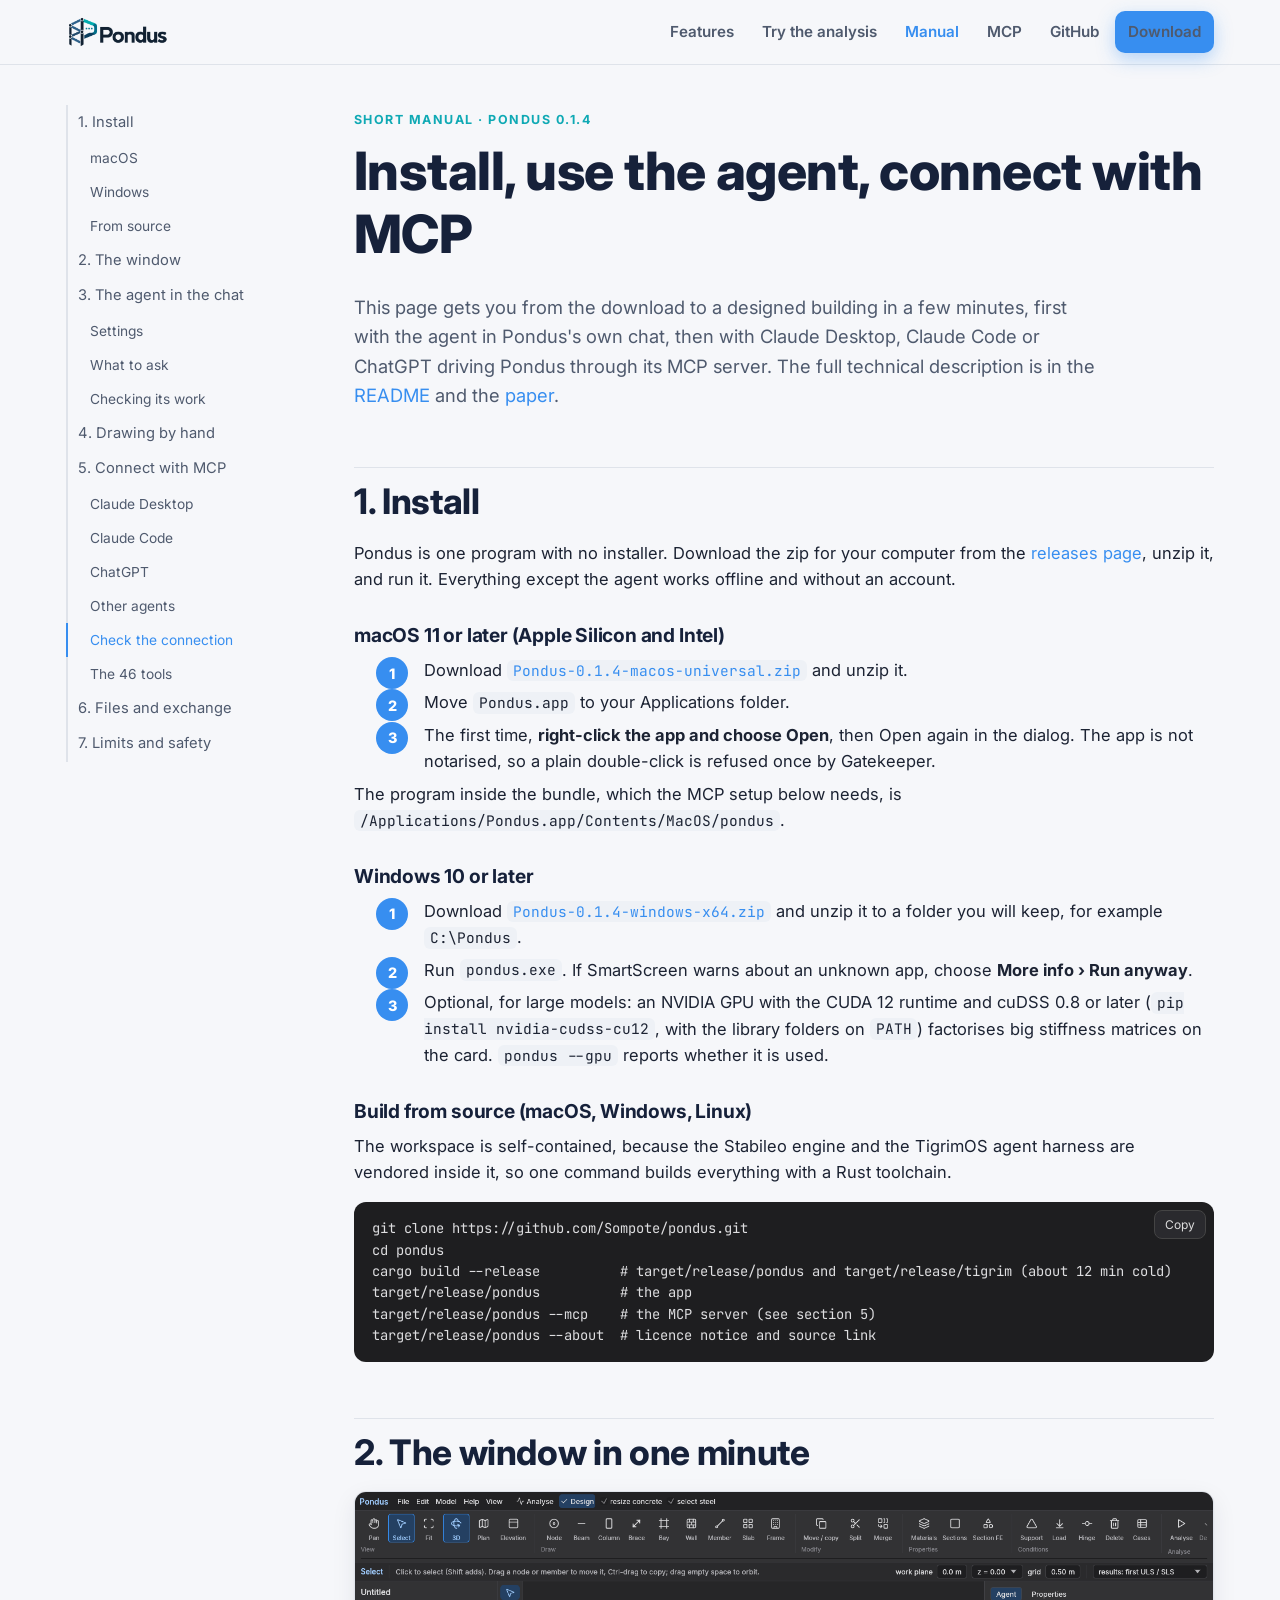
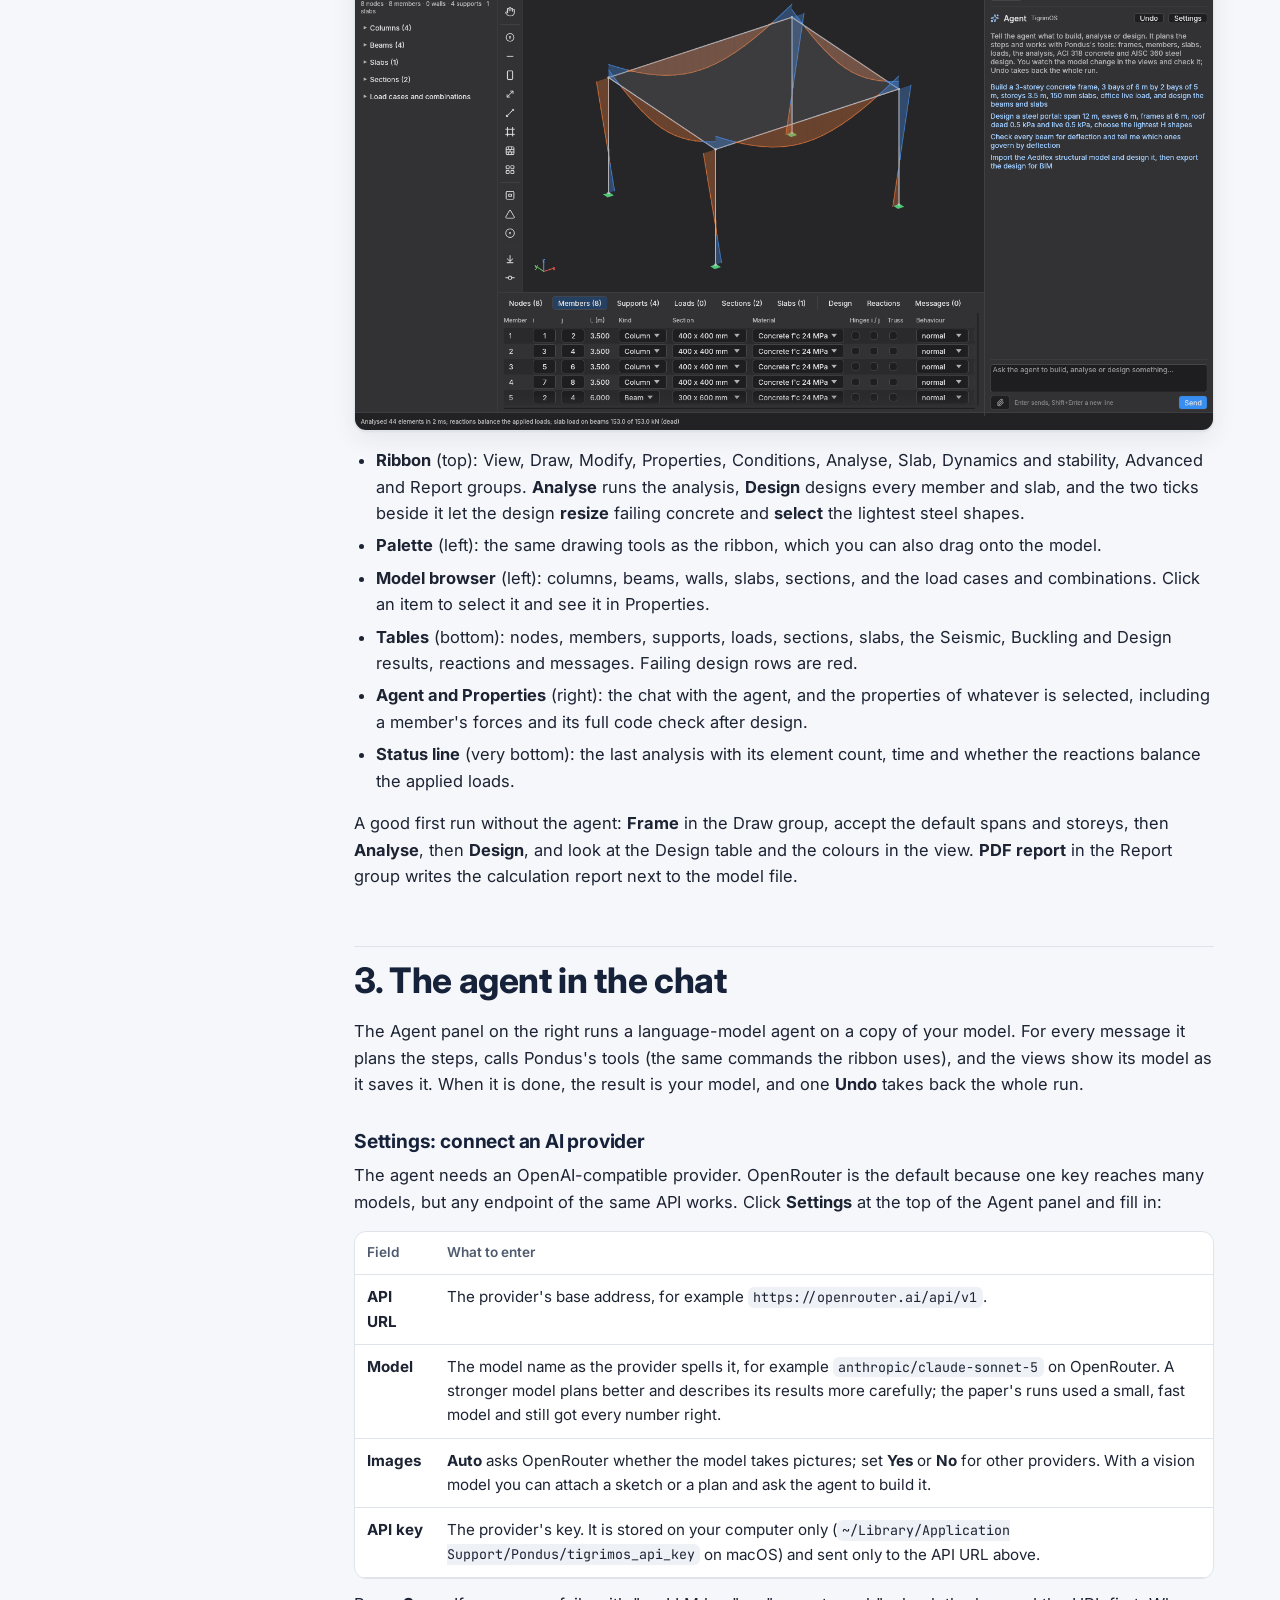
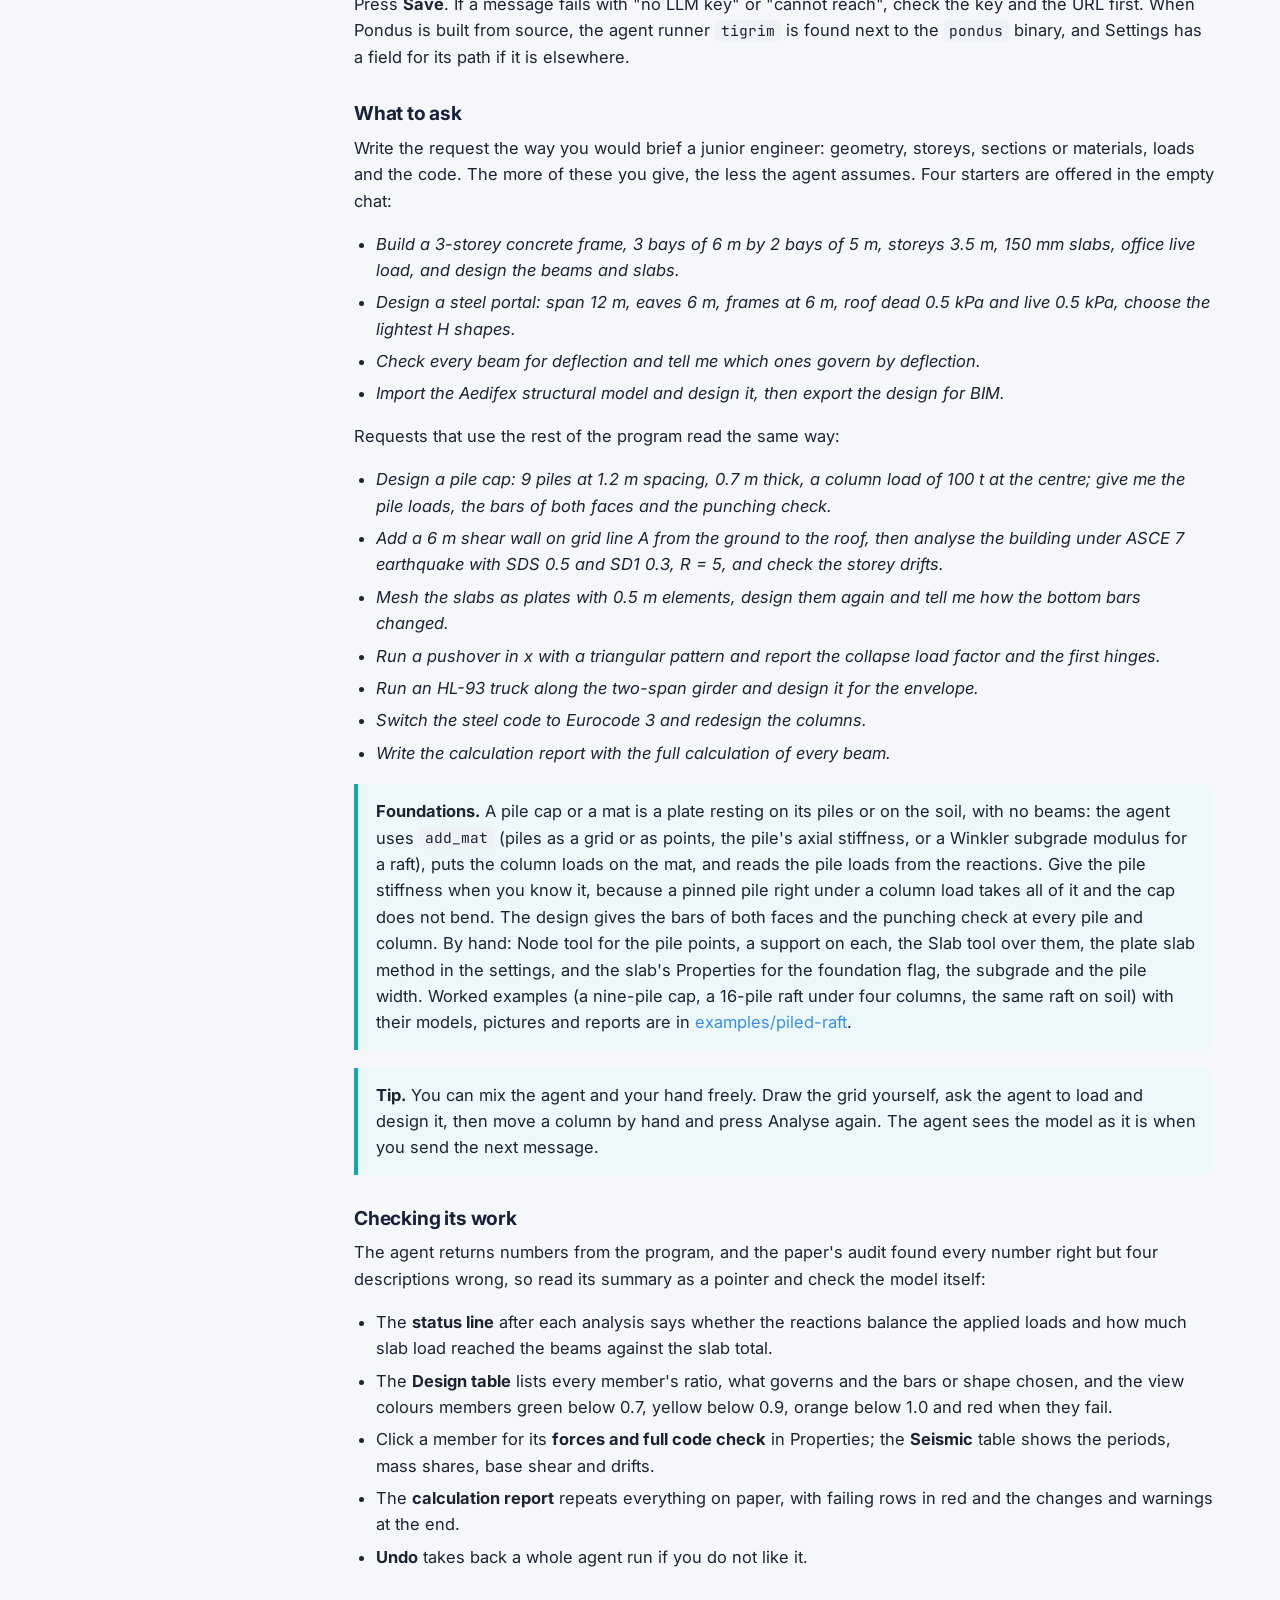
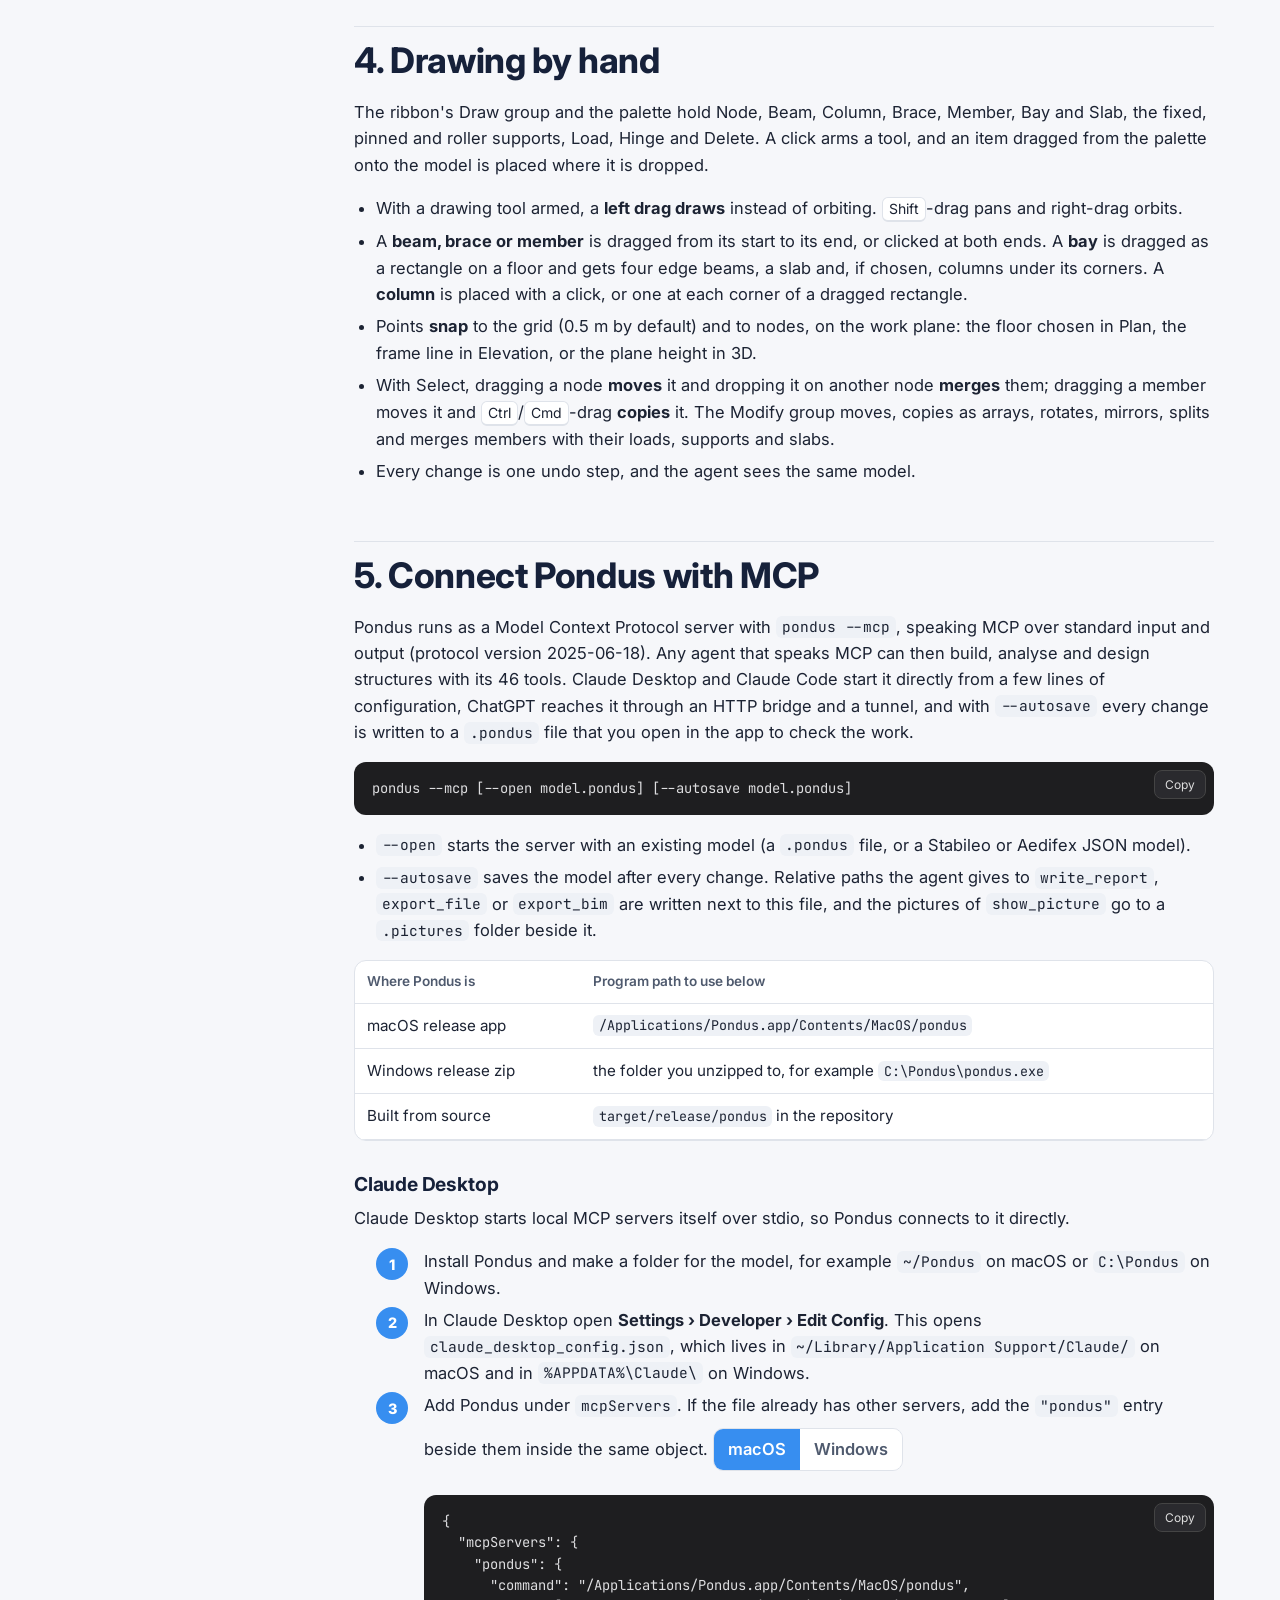
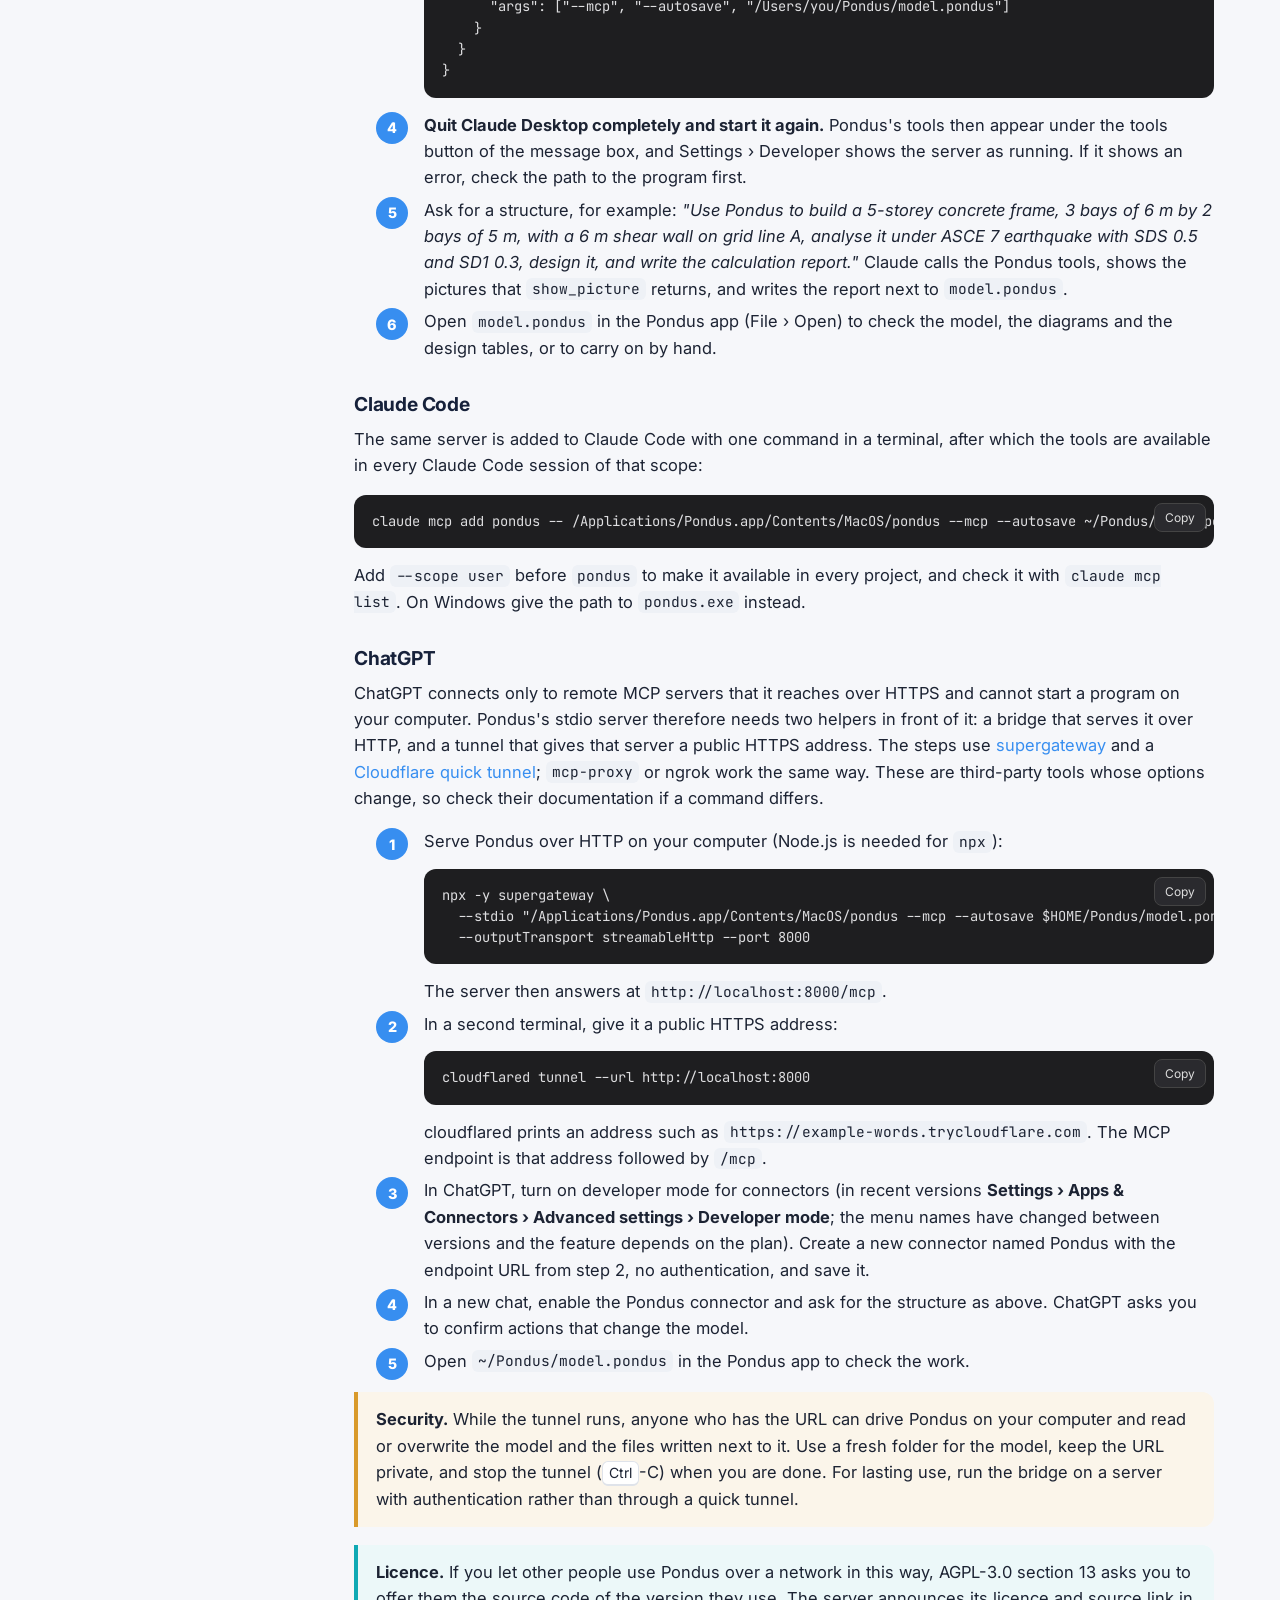
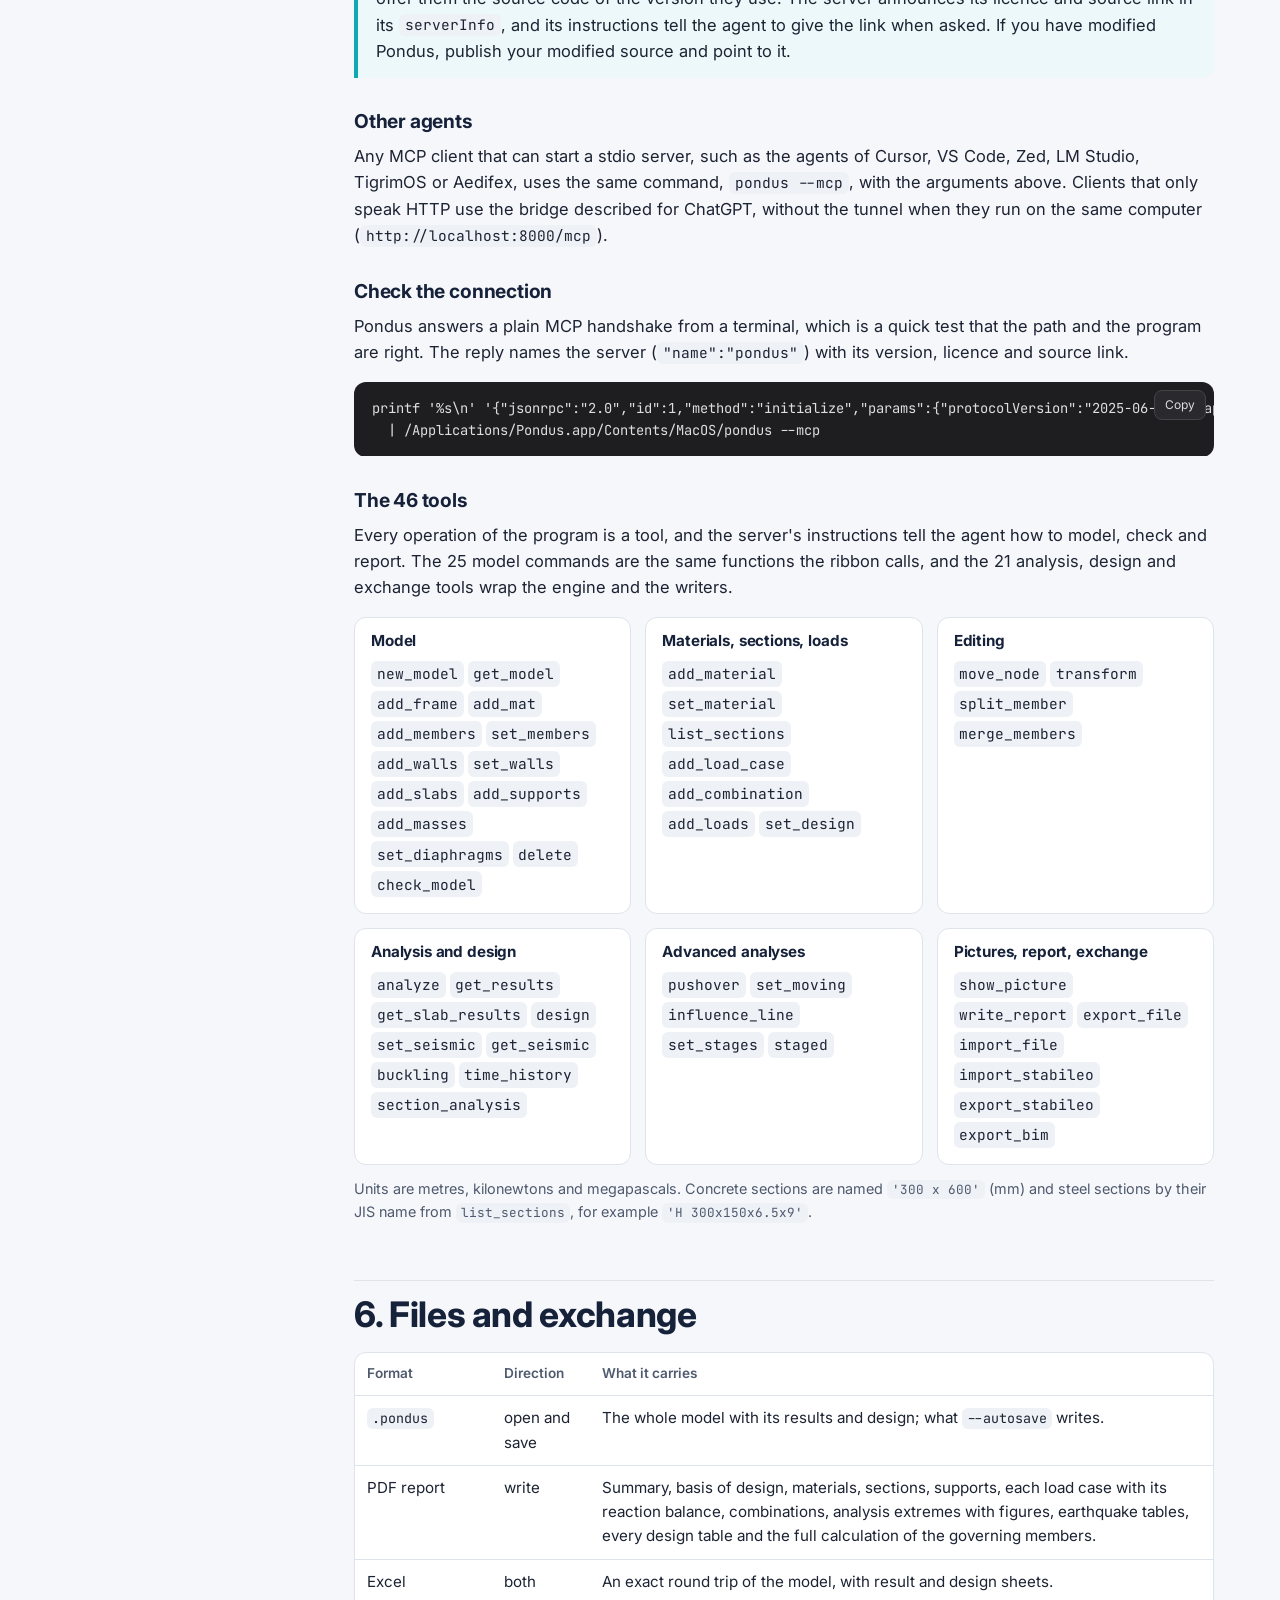
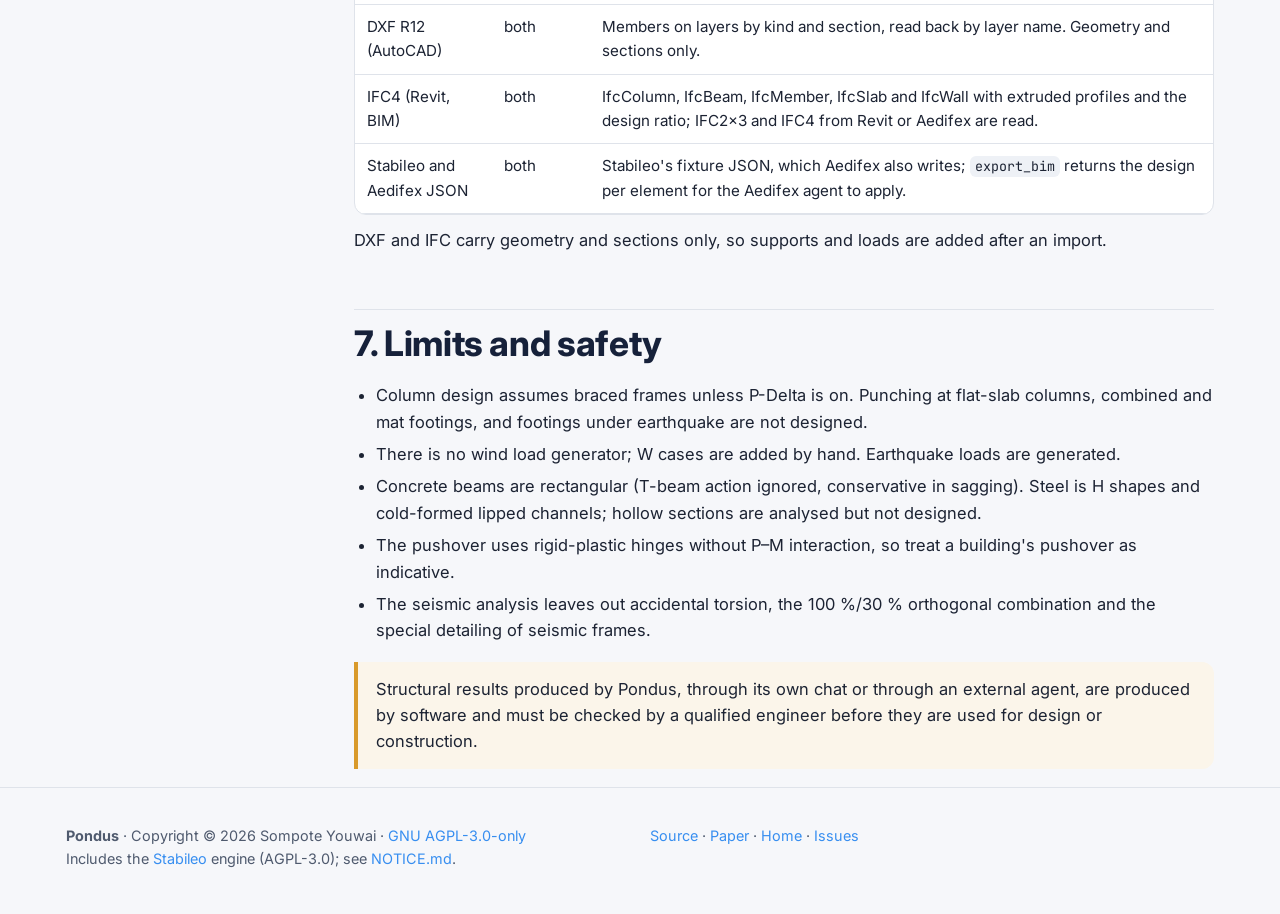
<file: manual.html>
<!DOCTYPE html>
<html lang="en">
<head>
<meta charset="utf-8">
<meta name="viewport" content="width=device-width, initial-scale=1">
<title>Pondus manual · Install, use the agent, connect with MCP</title>
<meta name="description" content="How to install Pondus on macOS and Windows, how to ask its built-in agent to build, analyse and design a structure, and how to connect Pondus to Claude Desktop, Claude Code and ChatGPT through MCP.">
<link rel="icon" type="image/png" href="assets/img/icon.png">
<link rel="preconnect" href="https://fonts.googleapis.com">
<link rel="preconnect" href="https://fonts.gstatic.com" crossorigin>
<link href="https://fonts.googleapis.com/css2?family=Inter:wght@400;500;600;700;800&family=JetBrains+Mono:wght@400;600&display=swap" rel="stylesheet">
<link rel="stylesheet" href="assets/style.css">
</head>
<body>

<header class="nav">
  <div class="wrap">
    <a class="brand" href="index.html" aria-label="Pondus home">
      <img class="logo-light" src="assets/img/logo.png" alt="Pondus">
      <img class="logo-dark" src="assets/img/logo-dark.png" alt="Pondus">
    </a>
    <button class="nav-toggle" aria-label="Menu">☰</button>
    <nav class="nav-links">
      <a href="index.html#features">Features</a>
      <a href="index.html#lab">Try the analysis</a>
      <a class="active" href="manual.html">Manual</a>
      <a href="#mcp">MCP</a>
      <a href="https://github.com/Sompote/pondus" target="_blank" rel="noopener">GitHub</a>
      <a class="btn btn-primary btn-sm" href="index.html#download">Download</a>
    </nav>
  </div>
</header>

<div class="wrap manual">
  <aside class="toc" aria-label="Contents">
    <a href="#install">1. Install</a>
    <a class="sub" href="#install-mac">macOS</a>
    <a class="sub" href="#install-win">Windows</a>
    <a class="sub" href="#install-src">From source</a>
    <a href="#window">2. The window</a>
    <a href="#chat">3. The agent in the chat</a>
    <a class="sub" href="#chat-settings">Settings</a>
    <a class="sub" href="#chat-ask">What to ask</a>
    <a class="sub" href="#chat-check">Checking its work</a>
    <a href="#hand">4. Drawing by hand</a>
    <a href="#mcp">5. Connect with MCP</a>
    <a class="sub" href="#mcp-claude">Claude Desktop</a>
    <a class="sub" href="#mcp-code">Claude Code</a>
    <a class="sub" href="#mcp-chatgpt">ChatGPT</a>
    <a class="sub" href="#mcp-other">Other agents</a>
    <a class="sub" href="#mcp-check">Check the connection</a>
    <a class="sub" href="#mcp-tools">The 46 tools</a>
    <a href="#files">6. Files and exchange</a>
    <a href="#limits">7. Limits and safety</a>
  </aside>

  <main class="doc">
    <span class="eyebrow">Short manual · Pondus 0.1.4</span>
    <h1>Install, use the agent, connect with MCP</h1>
    <p class="lede">This page gets you from the download to a designed building in a few minutes, first with the agent in Pondus's own chat, then with Claude Desktop, Claude Code or ChatGPT driving Pondus through its MCP server. The full technical description is in the <a href="https://github.com/Sompote/pondus#readme">README</a> and the <a href="https://doi.org/10.5281/zenodo.23581167">paper</a>.</p>

    <!-- =============================== 1 INSTALL =============================== -->
    <h2 id="install">1. Install</h2>
    <p>Pondus is one program with no installer. Download the zip for your computer from the <a href="https://github.com/Sompote/pondus/releases/latest">releases page</a>, unzip it, and run it. Everything except the agent works offline and without an account.</p>

    <h3 id="install-mac">macOS 11 or later (Apple Silicon and Intel)</h3>
    <ol class="steps">
      <li>Download <a href="https://github.com/Sompote/pondus/releases/download/v0.1.4/Pondus-0.1.4-macos-universal.zip"><code>Pondus-0.1.4-macos-universal.zip</code></a> and unzip it.</li>
      <li>Move <code>Pondus.app</code> to your Applications folder.</li>
      <li>The first time, <b>right-click the app and choose Open</b>, then Open again in the dialog. The app is not notarised, so a plain double-click is refused once by Gatekeeper.</li>
    </ol>
    <p>The program inside the bundle, which the MCP setup below needs, is <code>/Applications/Pondus.app/Contents/MacOS/pondus</code>.</p>

    <h3 id="install-win">Windows 10 or later</h3>
    <ol class="steps">
      <li>Download <a href="https://github.com/Sompote/pondus/releases/download/v0.1.4/Pondus-0.1.4-windows-x64.zip"><code>Pondus-0.1.4-windows-x64.zip</code></a> and unzip it to a folder you will keep, for example <code>C:\Pondus</code>.</li>
      <li>Run <code>pondus.exe</code>. If SmartScreen warns about an unknown app, choose <b>More info › Run anyway</b>.</li>
      <li>Optional, for large models: an NVIDIA GPU with the CUDA 12 runtime and cuDSS 0.8 or later (<code>pip install nvidia-cudss-cu12</code>, with the library folders on <code>PATH</code>) factorises big stiffness matrices on the card. <code>pondus --gpu</code> reports whether it is used.</li>
    </ol>

    <h3 id="install-src">Build from source (macOS, Windows, Linux)</h3>
    <p>The workspace is self-contained, because the Stabileo engine and the TigrimOS agent harness are vendored inside it, so one command builds everything with a Rust toolchain.</p>
<pre><code>git clone https://github.com/Sompote/pondus.git
cd pondus
cargo build --release          # target/release/pondus and target/release/tigrim (about 12 min cold)
target/release/pondus          # the app
target/release/pondus --mcp    # the MCP server (see section 5)
target/release/pondus --about  # licence notice and source link</code></pre>

    <!-- =============================== 2 WINDOW =============================== -->
    <h2 id="window">2. The window in one minute</h2>
    <img class="shot" src="assets/img/features/draw-by-hand.png" alt="The Pondus window: ribbon, palette, 3D view, tables and the agent panel" data-zoom="assets/img/features/draw-by-hand.png" data-caption="Ribbon at the top, palette on the left, model browser, 3D view, tables below, and the Agent and Properties panel on the right">
    <ul>
      <li><b>Ribbon</b> (top): View, Draw, Modify, Properties, Conditions, Analyse, Slab, Dynamics and stability, Advanced and Report groups. <b>Analyse</b> runs the analysis, <b>Design</b> designs every member and slab, and the two ticks beside it let the design <b>resize</b> failing concrete and <b>select</b> the lightest steel shapes.</li>
      <li><b>Palette</b> (left): the same drawing tools as the ribbon, which you can also drag onto the model.</li>
      <li><b>Model browser</b> (left): columns, beams, walls, slabs, sections, and the load cases and combinations. Click an item to select it and see it in Properties.</li>
      <li><b>Tables</b> (bottom): nodes, members, supports, loads, sections, slabs, the Seismic, Buckling and Design results, reactions and messages. Failing design rows are red.</li>
      <li><b>Agent and Properties</b> (right): the chat with the agent, and the properties of whatever is selected, including a member's forces and its full code check after design.</li>
      <li><b>Status line</b> (very bottom): the last analysis with its element count, time and whether the reactions balance the applied loads.</li>
    </ul>
    <p>A good first run without the agent: <b>Frame</b> in the Draw group, accept the default spans and storeys, then <b>Analyse</b>, then <b>Design</b>, and look at the Design table and the colours in the view. <b>PDF report</b> in the Report group writes the calculation report next to the model file.</p>

    <!-- =============================== 3 CHAT =============================== -->
    <h2 id="chat">3. The agent in the chat</h2>
    <p>The Agent panel on the right runs a language-model agent on a copy of your model. For every message it plans the steps, calls Pondus's tools (the same commands the ribbon uses), and the views show its model as it saves it. When it is done, the result is your model, and one <b>Undo</b> takes back the whole run.</p>

    <h3 id="chat-settings">Settings: connect an AI provider</h3>
    <p>The agent needs an OpenAI-compatible provider. OpenRouter is the default because one key reaches many models, but any endpoint of the same API works. Click <b>Settings</b> at the top of the Agent panel and fill in:</p>
    <div class="table-wrap">
      <table>
        <thead><tr><th>Field</th><th>What to enter</th></tr></thead>
        <tbody>
          <tr><td><b>API URL</b></td><td>The provider's base address, for example <code>https://openrouter.ai/api/v1</code>.</td></tr>
          <tr><td><b>Model</b></td><td>The model name as the provider spells it, for example <code>anthropic/claude-sonnet-5</code> on OpenRouter. A stronger model plans better and describes its results more carefully; the paper's runs used a small, fast model and still got every number right.</td></tr>
          <tr><td><b>Images</b></td><td><b>Auto</b> asks OpenRouter whether the model takes pictures; set <b>Yes</b> or <b>No</b> for other providers. With a vision model you can attach a sketch or a plan and ask the agent to build it.</td></tr>
          <tr><td><b>API key</b></td><td>The provider's key. It is stored on your computer only (<code>~/Library/Application Support/Pondus/tigrimos_api_key</code> on macOS) and sent only to the API URL above.</td></tr>
        </tbody>
      </table>
    </div>
    <p style="margin-top:12px">Press <b>Save</b>. If a message fails with "no LLM key" or "cannot reach", check the key and the URL first. When Pondus is built from source, the agent runner <code>tigrim</code> is found next to the <code>pondus</code> binary, and Settings has a field for its path if it is elsewhere.</p>

    <h3 id="chat-ask">What to ask</h3>
    <p>Write the request the way you would brief a junior engineer: geometry, storeys, sections or materials, loads and the code. The more of these you give, the less the agent assumes. Four starters are offered in the empty chat:</p>
    <ul>
      <li><em>Build a 3-storey concrete frame, 3 bays of 6 m by 2 bays of 5 m, storeys 3.5 m, 150 mm slabs, office live load, and design the beams and slabs.</em></li>
      <li><em>Design a steel portal: span 12 m, eaves 6 m, frames at 6 m, roof dead 0.5 kPa and live 0.5 kPa, choose the lightest H shapes.</em></li>
      <li><em>Check every beam for deflection and tell me which ones govern by deflection.</em></li>
      <li><em>Import the Aedifex structural model and design it, then export the design for BIM.</em></li>
    </ul>
    <p>Requests that use the rest of the program read the same way:</p>
    <ul>
      <li><em>Design a pile cap: 9 piles at 1.2 m spacing, 0.7 m thick, a column load of 100 t at the centre; give me the pile loads, the bars of both faces and the punching check.</em></li>
      <li><em>Add a 6 m shear wall on grid line A from the ground to the roof, then analyse the building under ASCE 7 earthquake with SDS 0.5 and SD1 0.3, R = 5, and check the storey drifts.</em></li>
      <li><em>Mesh the slabs as plates with 0.5 m elements, design them again and tell me how the bottom bars changed.</em></li>
      <li><em>Run a pushover in x with a triangular pattern and report the collapse load factor and the first hinges.</em></li>
      <li><em>Run an HL-93 truck along the two-span girder and design it for the envelope.</em></li>
      <li><em>Switch the steel code to Eurocode 3 and redesign the columns.</em></li>
      <li><em>Write the calculation report with the full calculation of every beam.</em></li>
    </ul>
    <div class="callout"><p><b>Foundations.</b> A pile cap or a mat is a plate resting on its piles or on the soil, with no beams: the agent uses <code>add_mat</code> (piles as a grid or as points, the pile's axial stiffness, or a Winkler subgrade modulus for a raft), puts the column loads on the mat, and reads the pile loads from the reactions. Give the pile stiffness when you know it, because a pinned pile right under a column load takes all of it and the cap does not bend. The design gives the bars of both faces and the punching check at every pile and column. By hand: Node tool for the pile points, a support on each, the Slab tool over them, the plate slab method in the settings, and the slab's Properties for the foundation flag, the subgrade and the pile width. Worked examples (a nine-pile cap, a 16-pile raft under four columns, the same raft on soil) with their models, pictures and reports are in <a href="https://github.com/Sompote/pondus/tree/main/examples/piled-raft">examples/piled-raft</a>.</p></div>
    <div class="callout"><p><b>Tip.</b> You can mix the agent and your hand freely. Draw the grid yourself, ask the agent to load and design it, then move a column by hand and press Analyse again. The agent sees the model as it is when you send the next message.</p></div>

    <h3 id="chat-check">Checking its work</h3>
    <p>The agent returns numbers from the program, and the paper's audit found every number right but four descriptions wrong, so read its summary as a pointer and check the model itself:</p>
    <ul>
      <li>The <b>status line</b> after each analysis says whether the reactions balance the applied loads and how much slab load reached the beams against the slab total.</li>
      <li>The <b>Design table</b> lists every member's ratio, what governs and the bars or shape chosen, and the view colours members green below 0.7, yellow below 0.9, orange below 1.0 and red when they fail.</li>
      <li>Click a member for its <b>forces and full code check</b> in Properties; the <b>Seismic</b> table shows the periods, mass shares, base shear and drifts.</li>
      <li>The <b>calculation report</b> repeats everything on paper, with failing rows in red and the changes and warnings at the end.</li>
      <li><b>Undo</b> takes back a whole agent run if you do not like it.</li>
    </ul>

    <!-- =============================== 4 HAND =============================== -->
    <h2 id="hand">4. Drawing by hand</h2>
    <p>The ribbon's Draw group and the palette hold Node, Beam, Column, Brace, Member, Bay and Slab, the fixed, pinned and roller supports, Load, Hinge and Delete. A click arms a tool, and an item dragged from the palette onto the model is placed where it is dropped.</p>
    <ul>
      <li>With a drawing tool armed, a <b>left drag draws</b> instead of orbiting. <span class="kbd">Shift</span>-drag pans and right-drag orbits.</li>
      <li>A <b>beam, brace or member</b> is dragged from its start to its end, or clicked at both ends. A <b>bay</b> is dragged as a rectangle on a floor and gets four edge beams, a slab and, if chosen, columns under its corners. A <b>column</b> is placed with a click, or one at each corner of a dragged rectangle.</li>
      <li>Points <b>snap</b> to the grid (0.5 m by default) and to nodes, on the work plane: the floor chosen in Plan, the frame line in Elevation, or the plane height in 3D.</li>
      <li>With Select, dragging a node <b>moves</b> it and dropping it on another node <b>merges</b> them; dragging a member moves it and <span class="kbd">Ctrl</span>/<span class="kbd">Cmd</span>-drag <b>copies</b> it. The Modify group moves, copies as arrays, rotates, mirrors, splits and merges members with their loads, supports and slabs.</li>
      <li>Every change is one undo step, and the agent sees the same model.</li>
    </ul>

    <!-- =============================== 5 MCP =============================== -->
    <h2 id="mcp">5. Connect Pondus with MCP</h2>
    <p>Pondus runs as a Model Context Protocol server with <code>pondus --mcp</code>, speaking MCP over standard input and output (protocol version 2025-06-18). Any agent that speaks MCP can then build, analyse and design structures with its 46 tools. Claude Desktop and Claude Code start it directly from a few lines of configuration, ChatGPT reaches it through an HTTP bridge and a tunnel, and with <code>--autosave</code> every change is written to a <code>.pondus</code> file that you open in the app to check the work.</p>
<pre><code>pondus --mcp [--open model.pondus] [--autosave model.pondus]</code></pre>
    <ul>
      <li><code>--open</code> starts the server with an existing model (a <code>.pondus</code> file, or a Stabileo or Aedifex JSON model).</li>
      <li><code>--autosave</code> saves the model after every change. Relative paths the agent gives to <code>write_report</code>, <code>export_file</code> or <code>export_bim</code> are written next to this file, and the pictures of <code>show_picture</code> go to a <code>.pictures</code> folder beside it.</li>
    </ul>
    <div class="table-wrap">
      <table>
        <thead><tr><th>Where Pondus is</th><th>Program path to use below</th></tr></thead>
        <tbody>
          <tr><td>macOS release app</td><td><code>/Applications/Pondus.app/Contents/MacOS/pondus</code></td></tr>
          <tr><td>Windows release zip</td><td>the folder you unzipped to, for example <code>C:\Pondus\pondus.exe</code></td></tr>
          <tr><td>Built from source</td><td><code>target/release/pondus</code> in the repository</td></tr>
        </tbody>
      </table>
    </div>

    <h3 id="mcp-claude">Claude Desktop</h3>
    <p>Claude Desktop starts local MCP servers itself over stdio, so Pondus connects to it directly.</p>
    <ol class="steps">
      <li>Install Pondus and make a folder for the model, for example <code>~/Pondus</code> on macOS or <code>C:\Pondus</code> on Windows.</li>
      <li>In Claude Desktop open <b>Settings › Developer › Edit Config</b>. This opens <code>claude_desktop_config.json</code>, which lives in <code>~/Library/Application Support/Claude/</code> on macOS and in <code>%APPDATA%\Claude\</code> on Windows.</li>
      <li>Add Pondus under <code>mcpServers</code>. If the file already has other servers, add the <code>"pondus"</code> entry beside them inside the same object.
        <div class="os-tabs" data-group="claude" style="margin-top:10px"><button class="active" data-os="mac">macOS</button><button data-os="win">Windows</button></div>
        <div class="os-panel active" data-group="claude" data-os="mac">
<pre><code>{
  "mcpServers": {
    "pondus": {
      "command": "/Applications/Pondus.app/Contents/MacOS/pondus",
      "args": ["--mcp", "--autosave", "/Users/you/Pondus/model.pondus"]
    }
  }
}</code></pre></div>
        <div class="os-panel" data-group="claude" data-os="win">
<pre><code>{
  "mcpServers": {
    "pondus": {
      "command": "C:\\Pondus\\pondus.exe",
      "args": ["--mcp", "--autosave", "C:\\Pondus\\model.pondus"]
    }
  }
}</code></pre><p class="small muted">On Windows the backslashes of the paths are written twice.</p></div>
      </li>
      <li><b>Quit Claude Desktop completely and start it again.</b> Pondus's tools then appear under the tools button of the message box, and Settings › Developer shows the server as running. If it shows an error, check the path to the program first.</li>
      <li>Ask for a structure, for example: <em>"Use Pondus to build a 5-storey concrete frame, 3 bays of 6 m by 2 bays of 5 m, with a 6 m shear wall on grid line A, analyse it under ASCE 7 earthquake with SDS 0.5 and SD1 0.3, design it, and write the calculation report."</em> Claude calls the Pondus tools, shows the pictures that <code>show_picture</code> returns, and writes the report next to <code>model.pondus</code>.</li>
      <li>Open <code>model.pondus</code> in the Pondus app (File › Open) to check the model, the diagrams and the design tables, or to carry on by hand.</li>
    </ol>

    <h3 id="mcp-code">Claude Code</h3>
    <p>The same server is added to Claude Code with one command in a terminal, after which the tools are available in every Claude Code session of that scope:</p>
<pre><code>claude mcp add pondus -- /Applications/Pondus.app/Contents/MacOS/pondus --mcp --autosave ~/Pondus/model.pondus</code></pre>
    <p>Add <code>--scope user</code> before <code>pondus</code> to make it available in every project, and check it with <code>claude mcp list</code>. On Windows give the path to <code>pondus.exe</code> instead.</p>

    <h3 id="mcp-chatgpt">ChatGPT</h3>
    <p>ChatGPT connects only to remote MCP servers that it reaches over HTTPS and cannot start a program on your computer. Pondus's stdio server therefore needs two helpers in front of it: a bridge that serves it over HTTP, and a tunnel that gives that server a public HTTPS address. The steps use <a href="https://github.com/supercorp-ai/supergateway">supergateway</a> and a <a href="https://developers.cloudflare.com/cloudflare-one/connections/connect-networks/do-more-with-tunnels/trycloudflare/">Cloudflare quick tunnel</a>; <code>mcp-proxy</code> or ngrok work the same way. These are third-party tools whose options change, so check their documentation if a command differs.</p>
    <ol class="steps">
      <li>Serve Pondus over HTTP on your computer (Node.js is needed for <code>npx</code>):
<pre><code>npx -y supergateway \
  --stdio "/Applications/Pondus.app/Contents/MacOS/pondus --mcp --autosave $HOME/Pondus/model.pondus" \
  --outputTransport streamableHttp --port 8000</code></pre>
        The server then answers at <code>http://localhost:8000/mcp</code>.</li>
      <li>In a second terminal, give it a public HTTPS address:
<pre><code>cloudflared tunnel --url http://localhost:8000</code></pre>
        cloudflared prints an address such as <code>https://example-words.trycloudflare.com</code>. The MCP endpoint is that address followed by <code>/mcp</code>.</li>
      <li>In ChatGPT, turn on developer mode for connectors (in recent versions <b>Settings › Apps &amp; Connectors › Advanced settings › Developer mode</b>; the menu names have changed between versions and the feature depends on the plan). Create a new connector named Pondus with the endpoint URL from step 2, no authentication, and save it.</li>
      <li>In a new chat, enable the Pondus connector and ask for the structure as above. ChatGPT asks you to confirm actions that change the model.</li>
      <li>Open <code>~/Pondus/model.pondus</code> in the Pondus app to check the work.</li>
    </ol>
    <div class="callout warn"><p><b>Security.</b> While the tunnel runs, anyone who has the URL can drive Pondus on your computer and read or overwrite the model and the files written next to it. Use a fresh folder for the model, keep the URL private, and stop the tunnel (<span class="kbd">Ctrl</span>-C) when you are done. For lasting use, run the bridge on a server with authentication rather than through a quick tunnel.</p></div>
    <div class="callout"><p><b>Licence.</b> If you let other people use Pondus over a network in this way, AGPL-3.0 section 13 asks you to offer them the source code of the version they use. The server announces its licence and source link in its <code>serverInfo</code>, and its instructions tell the agent to give the link when asked. If you have modified Pondus, publish your modified source and point to it.</p></div>

    <h3 id="mcp-other">Other agents</h3>
    <p>Any MCP client that can start a stdio server, such as the agents of Cursor, VS Code, Zed, LM Studio, TigrimOS or Aedifex, uses the same command, <code>pondus --mcp</code>, with the arguments above. Clients that only speak HTTP use the bridge described for ChatGPT, without the tunnel when they run on the same computer (<code>http://localhost:8000/mcp</code>).</p>

    <h3 id="mcp-check">Check the connection</h3>
    <p>Pondus answers a plain MCP handshake from a terminal, which is a quick test that the path and the program are right. The reply names the server (<code>"name":"pondus"</code>) with its version, licence and source link.</p>
<pre><code>printf '%s\n' '{"jsonrpc":"2.0","id":1,"method":"initialize","params":{"protocolVersion":"2025-06-18","capabilities":{},"clientInfo":{"name":"test","version":"1"}}}' \
  | /Applications/Pondus.app/Contents/MacOS/pondus --mcp</code></pre>

    <h3 id="mcp-tools">The 46 tools</h3>
    <p>Every operation of the program is a tool, and the server's instructions tell the agent how to model, check and report. The 25 model commands are the same functions the ribbon calls, and the 21 analysis, design and exchange tools wrap the engine and the writers.</p>
    <div class="tool-groups">
      <div><h4>Model</h4><code>new_model</code><code>get_model</code><code>add_frame</code><code>add_mat</code><code>add_members</code><code>set_members</code><code>add_walls</code><code>set_walls</code><code>add_slabs</code><code>add_supports</code><code>add_masses</code><code>set_diaphragms</code><code>delete</code><code>check_model</code></div>
      <div><h4>Materials, sections, loads</h4><code>add_material</code><code>set_material</code><code>list_sections</code><code>add_load_case</code><code>add_combination</code><code>add_loads</code><code>set_design</code></div>
      <div><h4>Editing</h4><code>move_node</code><code>transform</code><code>split_member</code><code>merge_members</code></div>
      <div><h4>Analysis and design</h4><code>analyze</code><code>get_results</code><code>get_slab_results</code><code>design</code><code>set_seismic</code><code>get_seismic</code><code>buckling</code><code>time_history</code><code>section_analysis</code></div>
      <div><h4>Advanced analyses</h4><code>pushover</code><code>set_moving</code><code>influence_line</code><code>set_stages</code><code>staged</code></div>
      <div><h4>Pictures, report, exchange</h4><code>show_picture</code><code>write_report</code><code>export_file</code><code>import_file</code><code>import_stabileo</code><code>export_stabileo</code><code>export_bim</code></div>
    </div>
    <p class="small muted" style="margin-top:12px">Units are metres, kilonewtons and megapascals. Concrete sections are named <code>'300 x 600'</code> (mm) and steel sections by their JIS name from <code>list_sections</code>, for example <code>'H 300x150x6.5x9'</code>.</p>

    <!-- =============================== 6 FILES =============================== -->
    <h2 id="files">6. Files and exchange</h2>
    <div class="table-wrap">
      <table>
        <thead><tr><th>Format</th><th>Direction</th><th>What it carries</th></tr></thead>
        <tbody>
          <tr><td><code>.pondus</code></td><td>open and save</td><td>The whole model with its results and design; what <code>--autosave</code> writes.</td></tr>
          <tr><td>PDF report</td><td>write</td><td>Summary, basis of design, materials, sections, supports, each load case with its reaction balance, combinations, analysis extremes with figures, earthquake tables, every design table and the full calculation of the governing members.</td></tr>
          <tr><td>Excel</td><td>both</td><td>An exact round trip of the model, with result and design sheets.</td></tr>
          <tr><td>DXF R12 (AutoCAD)</td><td>both</td><td>Members on layers by kind and section, read back by layer name. Geometry and sections only.</td></tr>
          <tr><td>IFC4 (Revit, BIM)</td><td>both</td><td>IfcColumn, IfcBeam, IfcMember, IfcSlab and IfcWall with extruded profiles and the design ratio; IFC2x3 and IFC4 from Revit or Aedifex are read.</td></tr>
          <tr><td>Stabileo and Aedifex JSON</td><td>both</td><td>Stabileo's fixture JSON, which Aedifex also writes; <code>export_bim</code> returns the design per element for the Aedifex agent to apply.</td></tr>
        </tbody>
      </table>
    </div>
    <p style="margin-top:12px">DXF and IFC carry geometry and sections only, so supports and loads are added after an import.</p>

    <!-- =============================== 7 LIMITS =============================== -->
    <h2 id="limits">7. Limits and safety</h2>
    <ul>
      <li>Column design assumes braced frames unless P-Delta is on. Punching at flat-slab columns, combined and mat footings, and footings under earthquake are not designed.</li>
      <li>There is no wind load generator; W cases are added by hand. Earthquake loads are generated.</li>
      <li>Concrete beams are rectangular (T-beam action ignored, conservative in sagging). Steel is H shapes and cold-formed lipped channels; hollow sections are analysed but not designed.</li>
      <li>The pushover uses rigid-plastic hinges without P–M interaction, so treat a building's pushover as indicative.</li>
      <li>The seismic analysis leaves out accidental torsion, the 100 %/30 % orthogonal combination and the special detailing of seismic frames.</li>
    </ul>
    <div class="callout warn"><p>Structural results produced by Pondus, through its own chat or through an external agent, are produced by software and must be checked by a qualified engineer before they are used for design or construction.</p></div>
  </main>
</div>

<footer>
  <div class="wrap">
    <div>
      <b>Pondus</b> · Copyright © 2026 Sompote Youwai · <a href="https://github.com/Sompote/pondus/blob/main/LICENSE">GNU AGPL-3.0-only</a><br>
      Includes the <a href="https://github.com/lambdaclass/stabileo">Stabileo</a> engine (AGPL-3.0); see <a href="https://github.com/Sompote/pondus/blob/main/NOTICE.md">NOTICE.md</a>.
    </div>
    <div>
      <a href="https://github.com/Sompote/pondus">Source</a> · <a href="https://doi.org/10.5281/zenodo.23581167">Paper</a> · <a href="index.html">Home</a> · <a href="https://github.com/Sompote/pondus/issues">Issues</a>
    </div>
  </div>
</footer>

<div class="lightbox" id="lightbox" role="dialog" aria-label="Enlarged picture"><button aria-label="Close">×</button><figure style="margin:0"><img alt=""><figcaption></figcaption></figure></div>
<script src="assets/site.js"></script>
</body>
</html>
</file>
<file: assets/style.css>
/* Pondus website — tokens, layout, components */
:root {
  --ink: #16213a;          /* logo navy */
  --teal: #0fa9b4;         /* logo teal */
  --blue: #378ef0;         /* app accent */
  --blue-soft: #e4effd;
  --bg: #f6f7fa;
  --surface: #ffffff;
  --surface-2: #eef1f6;
  --line: #dfe3ea;
  --text: #1c2333;
  --text-dim: #4f5a6e;
  --text-faint: #7d879a;
  --ok: #3aa65a;
  --warn: #d99a2b;
  --orange: #e8742c;
  --error: #d9463f;
  --bezel: #262628;        /* app window colour behind screenshots */
  --code-bg: #1e1e20;
  --code-text: #dedee0;
  --shadow: 0 1px 2px rgba(22,33,58,.06), 0 8px 24px rgba(22,33,58,.08);
  --radius: 14px;
  --maxw: 1180px;
  color-scheme: light;
}
@media (prefers-color-scheme: dark) {
  :root:not([data-theme="light"]) {
    --ink: #eef1f6; --teal: #22c4cf; --blue: #5aa3f5; --blue-soft: #1d3250;
    --bg: #1b1b1d; --surface: #242426; --surface-2: #2c2c2f; --line: #3a3a3f;
    --text: #e4e5e8; --text-dim: #b4b8c2; --text-faint: #858b99;
    --bezel: #0f0f10; --code-bg: #121214; --code-text: #e0e0e4;
    --shadow: 0 1px 2px rgba(0,0,0,.4), 0 8px 24px rgba(0,0,0,.35);
    color-scheme: dark;
  }
}
:root[data-theme="dark"] {
  --ink: #eef1f6; --teal: #22c4cf; --blue: #5aa3f5; --blue-soft: #1d3250;
  --bg: #1b1b1d; --surface: #242426; --surface-2: #2c2c2f; --line: #3a3a3f;
  --text: #e4e5e8; --text-dim: #b4b8c2; --text-faint: #858b99;
  --bezel: #0f0f10; --code-bg: #121214; --code-text: #e0e0e4;
  --shadow: 0 1px 2px rgba(0,0,0,.4), 0 8px 24px rgba(0,0,0,.35);
  color-scheme: dark;
}

* { box-sizing: border-box; }
html { scroll-behavior: smooth; -webkit-text-size-adjust: 100%; }
body {
  margin: 0; background: var(--bg); color: var(--text);
  font-family: Inter, -apple-system, BlinkMacSystemFont, "Segoe UI", Roboto, Helvetica, Arial, sans-serif;
  font-size: 16.5px; line-height: 1.6; -webkit-font-smoothing: antialiased;
}
img { max-width: 100%; height: auto; display: block; }
a { color: var(--blue); text-decoration: none; }
a:hover { text-decoration: underline; }
code, pre, kbd { font-family: "JetBrains Mono", ui-monospace, SFMono-Regular, Menlo, Consolas, monospace; }
code { background: var(--surface-2); padding: .1em .4em; border-radius: 6px; font-size: .88em; overflow-wrap: anywhere; }
pre { background: var(--code-bg); color: var(--code-text); padding: 16px 18px; border-radius: 12px; overflow: auto; font-size: .86rem; line-height: 1.55; margin: 14px 0; }
pre code { background: none; padding: 0; font-size: inherit; color: inherit; }
h1, h2, h3, h4 { color: var(--ink); line-height: 1.2; margin: 0 0 .5em; letter-spacing: -.01em; }
h1 { font-size: clamp(2rem, 4.6vw, 3.3rem); font-weight: 800; }
h2 { font-size: clamp(1.5rem, 3vw, 2.2rem); font-weight: 750; }
h3 { font-size: 1.2rem; font-weight: 700; }
p { margin: 0 0 1em; }
.lede { font-size: 1.15rem; color: var(--text-dim); max-width: 62ch; }
.wrap { max-width: var(--maxw); margin: 0 auto; padding: 0 16px; }
section { padding: 72px 0; }
.section-head { max-width: 760px; margin-bottom: 36px; }
.eyebrow { display: inline-block; font-size: .78rem; font-weight: 700; letter-spacing: .12em; text-transform: uppercase; color: var(--teal); margin-bottom: 10px; }
.muted { color: var(--text-dim); }
.small { font-size: .9rem; }
.sr-only { position: absolute; width: 1px; height: 1px; overflow: hidden; clip: rect(0 0 0 0); }

/* Nav */
.nav { position: sticky; top: 0; z-index: 50; background: color-mix(in srgb, var(--bg) 86%, transparent); backdrop-filter: saturate(160%) blur(12px); border-bottom: 1px solid var(--line); }
.nav .wrap { display: flex; align-items: center; gap: 22px; height: 64px; }
.brand { display: flex; align-items: center; gap: 10px; }
.brand img { height: 34px; width: auto; }
.brand .logo-dark { display: none; }
@media (prefers-color-scheme: dark) { :root:not([data-theme="light"]) .brand .logo-light { display: none; } :root:not([data-theme="light"]) .brand .logo-dark { display: block; } }
:root[data-theme="dark"] .brand .logo-light { display: none; }
:root[data-theme="dark"] .brand .logo-dark { display: block; }
.nav-links { display: flex; gap: 4px; margin-left: auto; align-items: center; }
.nav-links a { color: var(--text-dim); font-weight: 600; font-size: .95rem; padding: 8px 12px; border-radius: 10px; }
.nav-links a:hover { background: var(--surface-2); text-decoration: none; color: var(--text); }
.nav-links a.active { color: var(--blue); }
.nav-toggle { display: none; margin-left: auto; background: none; border: 1px solid var(--line); border-radius: 10px; padding: 6px 10px; color: var(--text); font-size: 1.1rem; }
@media (max-width: 820px) {
  .nav-toggle { display: inline-block; }
  .nav-links { display: none; position: absolute; left: 0; right: 0; top: 64px; flex-direction: column; align-items: stretch; background: var(--surface); border-bottom: 1px solid var(--line); padding: 10px 16px 16px; gap: 2px; box-shadow: var(--shadow); }
  .nav-links.open { display: flex; }
}

/* Buttons */
.btn { display: inline-flex; align-items: center; gap: 8px; padding: 12px 20px; border-radius: 12px; font-weight: 700; font-size: .98rem; border: 1px solid transparent; cursor: pointer; transition: transform .12s ease, box-shadow .12s ease, background .12s; }
.btn:hover { text-decoration: none; transform: translateY(-1px); }
.btn-primary { background: var(--blue); color: #fff; box-shadow: 0 6px 18px rgba(55,142,240,.35); }
.btn-primary:hover { background: #2a7fe0; }
.btn-ghost { background: var(--surface); color: var(--ink); border-color: var(--line); }
.btn-ghost:hover { background: var(--surface-2); }
.btn-sm { padding: 8px 14px; font-size: .9rem; border-radius: 10px; }
.btn-row { display: flex; flex-wrap: wrap; gap: 12px; margin: 26px 0 14px; }

/* Hero */
.hero { padding: 56px 0 24px; position: relative; overflow: hidden; }
.hero::before { content: ""; position: absolute; inset: -40% -20% auto -20%; height: 120%; background: radial-gradient(60% 60% at 30% 20%, color-mix(in srgb, var(--teal) 14%, transparent), transparent 70%), radial-gradient(50% 50% at 80% 10%, color-mix(in srgb, var(--blue) 14%, transparent), transparent 70%); pointer-events: none; }
.hero .wrap.hero-grid { position: relative; display: grid; grid-template-columns: 1.05fr 1fr; gap: 40px; align-items: center; }
@media (max-width: 920px) { .hero .wrap.hero-grid { grid-template-columns: 1fr; } }
.hero .wrap { position: relative; }
.hero h1 span { color: var(--teal); }
.hero-note { font-size: .88rem; color: var(--text-faint); }
.hero-anim { background: var(--bezel); border-radius: 18px; box-shadow: var(--shadow); overflow: hidden; border: 1px solid #000; aspect-ratio: 16 / 11; position: relative; }
.hero-anim canvas { width: 100%; height: 100%; display: block; }
.hero-anim .titlebar { position: absolute; top: 0; left: 0; right: 0; height: 28px; display: flex; align-items: center; gap: 6px; padding: 0 12px; background: #1d1d1f; border-bottom: 1px solid #333; font-size: 11px; color: #9a9aa2; }
.hero-anim .titlebar i { width: 10px; height: 10px; border-radius: 50%; display: inline-block; }
.hero-anim .titlebar i:nth-child(1) { background: #ff5f57; } .hero-anim .titlebar i:nth-child(2) { background: #febc2e; } .hero-anim .titlebar i:nth-child(3) { background: #28c840; }
.hero-anim .titlebar span { margin-left: 10px; }

/* Stats */
.stats { display: grid; grid-template-columns: repeat(5, 1fr); gap: 14px; margin: 44px 0 0; }
@media (max-width: 920px) { .stats { grid-template-columns: repeat(2, 1fr); } }
.stat { background: var(--surface); border: 1px solid var(--line); border-radius: var(--radius); padding: 18px 18px 14px; }
.stat b { display: block; font-size: 1.7rem; color: var(--ink); font-weight: 800; letter-spacing: -.02em; }
.stat span { font-size: .88rem; color: var(--text-dim); }

/* Cards */
.grid { display: grid; gap: 20px; }
.grid > * { min-width: 0; }
.grid-2 { grid-template-columns: repeat(2, 1fr); }
.grid-3 { grid-template-columns: repeat(3, 1fr); }
.grid-4 { grid-template-columns: repeat(4, 1fr); }
@media (max-width: 980px) { .grid-3, .grid-4 { grid-template-columns: repeat(2, 1fr); } }
@media (max-width: 640px) { .grid-2, .grid-3, .grid-4 { grid-template-columns: 1fr; } }
.card { background: var(--surface); border: 1px solid var(--line); border-radius: var(--radius); padding: 22px; box-shadow: var(--shadow); }
.card h3 { margin-top: 10px; }
.card p:last-child { margin-bottom: 0; }
.icon { width: 40px; height: 40px; border-radius: 11px; background: var(--blue-soft); color: var(--blue); display: grid; place-items: center; }
.icon svg { width: 22px; height: 22px; }

/* Feature gallery */
.feature { background: var(--surface); border: 1px solid var(--line); border-radius: var(--radius); overflow: hidden; box-shadow: var(--shadow); display: flex; flex-direction: column; }
.feature .shot { background: var(--bezel); cursor: zoom-in; position: relative; aspect-ratio: 1500 / 940; overflow: hidden; }
.feature .shot img { width: 100%; height: 100%; object-fit: cover; transition: transform .5s ease; }
.feature:hover .shot img { transform: scale(1.02); }
.feature .body { padding: 18px 20px 20px; }
.feature .body h3 { font-size: 1.08rem; }
.feature .body p { margin: 0; color: var(--text-dim); font-size: .95rem; }
.feature.wide { grid-column: 1 / -1; }
.feature.wide .shot { aspect-ratio: 2000 / 710; }

/* Lightbox */
.lightbox { position: fixed; inset: 0; background: rgba(8,10,16,.9); display: none; place-items: center; z-index: 100; padding: 24px; }
.lightbox.open { display: grid; }
.lightbox img { max-width: min(96vw, 1500px); max-height: 86vh; width: auto; border-radius: 10px; box-shadow: 0 20px 60px rgba(0,0,0,.6); }
.lightbox figcaption { color: #cfd3dc; text-align: center; margin-top: 12px; font-size: .95rem; }
.lightbox button { position: absolute; top: 16px; right: 18px; background: rgba(255,255,255,.12); color: #fff; border: 0; border-radius: 10px; font-size: 1.3rem; width: 42px; height: 42px; cursor: pointer; }

/* Analysis lab */
.lab { background: var(--surface); border: 1px solid var(--line); border-radius: 18px; box-shadow: var(--shadow); overflow: hidden; }
.tabs { display: flex; gap: 4px; padding: 10px; border-bottom: 1px solid var(--line); background: var(--surface-2); overflow-x: auto; }
.tabs button { background: transparent; border: 0; padding: 10px 16px; border-radius: 10px; font: inherit; font-weight: 700; color: var(--text-dim); cursor: pointer; white-space: nowrap; }
.tabs button.active { background: var(--surface); color: var(--blue); box-shadow: 0 1px 3px rgba(0,0,0,.08); }
.panel { display: none; padding: 22px; }
.panel.active { display: grid; grid-template-columns: 300px minmax(0,1fr); gap: 24px; }
@media (max-width: 860px) { .panel.active { grid-template-columns: 1fr; } }
.controls label { display: block; font-size: .85rem; color: var(--text-dim); font-weight: 600; margin: 10px 0 4px; }
.controls input[type=number], .controls select { width: 100%; padding: 8px 10px; border: 1px solid var(--line); border-radius: 9px; background: var(--bg); color: var(--text); font: inherit; font-size: .95rem; }
.controls input[type=range] { width: 100%; accent-color: var(--blue); }
.controls .row { display: grid; grid-template-columns: 1fr 1fr; gap: 10px; }
.controls .hint { font-size: .8rem; color: var(--text-faint); margin-top: 4px; }
.plot { width: 100%; height: auto; display: block; background: var(--bg); border-radius: 12px; border: 1px solid var(--line); }
.results { display: grid; grid-template-columns: repeat(auto-fit, minmax(140px, 1fr)); gap: 10px; margin-top: 14px; }
.results div { background: var(--surface-2); border-radius: 10px; padding: 10px 12px; }
.results b { display: block; font-size: 1.15rem; color: var(--ink); font-variant-numeric: tabular-nums; }
.results span { font-size: .78rem; color: var(--text-dim); }
.results .ok b { color: var(--ok); } .results .bad b { color: var(--error); }
.formula { font-size: .85rem; color: var(--text-dim); margin-top: 12px; }
.formula code { background: transparent; padding: 0; color: var(--text); }

/* Tables */
table { width: 100%; border-collapse: collapse; font-size: .95rem; }
th, td { text-align: left; padding: 10px 12px; border-bottom: 1px solid var(--line); vertical-align: top; }
th { color: var(--text-dim); font-weight: 600; font-size: .85rem; }
td.num, th.num { text-align: right; font-variant-numeric: tabular-nums; }
.table-wrap { overflow-x: auto; border: 1px solid var(--line); border-radius: 12px; background: var(--surface); }
.table-wrap table { min-width: 520px; }

/* Burj strip */
.strip { display: grid; grid-template-columns: repeat(5, 1fr); gap: 10px; }
@media (max-width: 860px) { .strip { grid-template-columns: repeat(3, 1fr); } }
@media (max-width: 560px) { .strip { grid-template-columns: repeat(2, 1fr); } }
.strip figure { margin: 0; background: var(--bezel); border-radius: 12px; overflow: hidden; cursor: zoom-in; border: 1px solid var(--line); }
.strip figcaption { font-size: .8rem; color: #c7cad2; padding: 6px 10px; background: #1d1d1f; }

/* Split rows (text + image) */
.split { display: grid; grid-template-columns: minmax(0,1fr) minmax(0,1fr); gap: 36px; align-items: center; }
.split > * { min-width: 0; }
@media (max-width: 900px) { .split { grid-template-columns: 1fr; } }
.split .shot { background: var(--bezel); border-radius: 14px; overflow: hidden; border: 1px solid var(--line); box-shadow: var(--shadow); }
.split .shot.light { background: var(--surface); }

/* Steps / checklist */
.steps { counter-reset: step; list-style: none; padding: 0; margin: 0; }
.steps li { position: relative; padding-left: 48px; margin-bottom: 18px; }
.steps li::before { counter-increment: step; content: counter(step); position: absolute; left: 0; top: 0; width: 32px; height: 32px; border-radius: 50%; background: var(--blue); color: #fff; font-weight: 800; display: grid; place-items: center; font-size: .9rem; }
.callout { border-left: 4px solid var(--teal); background: color-mix(in srgb, var(--teal) 8%, var(--surface)); padding: 14px 18px; border-radius: 0 12px 12px 0; margin: 18px 0; }
.callout.warn { border-color: var(--warn); background: color-mix(in srgb, var(--warn) 10%, var(--surface)); }
.callout p:last-child { margin: 0; }
.pill { display: inline-block; font-size: .78rem; font-weight: 700; padding: 3px 10px; border-radius: 999px; background: var(--blue-soft); color: var(--blue); margin-right: 6px; }
.kbd { display: inline-block; border: 1px solid var(--line); border-bottom-width: 2px; border-radius: 6px; padding: 0 6px; font-size: .85em; background: var(--surface); }

/* Manual layout */
.manual { display: grid; grid-template-columns: 240px minmax(0, 1fr); gap: 48px; align-items: start; padding-top: 40px; }
.manual > main { min-width: 0; }
@media (max-width: 900px) { .manual { grid-template-columns: 1fr; gap: 20px; } }
.toc { position: sticky; top: 84px; font-size: .92rem; }
.toc a { display: block; padding: 6px 10px; color: var(--text-dim); border-left: 2px solid var(--line); }
.toc a.sub { padding-left: 22px; font-size: .86rem; }
.toc a:hover, .toc a.current { color: var(--blue); border-color: var(--blue); text-decoration: none; }
@media (max-width: 900px) { .toc { position: static; display: flex; flex-wrap: wrap; gap: 4px; } .toc a { border: 1px solid var(--line); border-radius: 999px; padding: 4px 12px; } .toc a.sub { display: none; } }
.doc h2 { margin-top: 56px; padding-top: 12px; border-top: 1px solid var(--line); }
.doc h2:first-child { margin-top: 0; border: 0; padding: 0; }
.doc h3 { margin-top: 32px; }
.doc img.shot { border-radius: 12px; border: 1px solid var(--line); background: var(--bezel); box-shadow: var(--shadow); margin: 16px 0; }
.doc ul, .doc ol { padding-left: 22px; }
.doc li { margin-bottom: 6px; }
.tool-groups { display: grid; grid-template-columns: repeat(auto-fit, minmax(240px, 1fr)); gap: 14px; }
.tool-groups div { background: var(--surface); border: 1px solid var(--line); border-radius: 12px; padding: 14px 16px; }
.tool-groups h4 { margin: 0 0 8px; font-size: .95rem; }
.tool-groups code { display: inline-block; margin: 2px 4px 2px 0; }
.os-tabs { display: inline-flex; border: 1px solid var(--line); border-radius: 10px; overflow: hidden; margin-bottom: 10px; }
.os-tabs button { border: 0; background: var(--surface); padding: 7px 14px; font: inherit; font-weight: 600; color: var(--text-dim); cursor: pointer; }
.os-tabs button.active { background: var(--blue); color: #fff; }
.os-panel { display: none; } .os-panel.active { display: block; }
.copy-wrap { position: relative; }
.copy-wrap button.copy { position: absolute; top: 8px; right: 8px; font: inherit; font-size: .75rem; padding: 4px 10px; border-radius: 8px; border: 1px solid #444; background: #2a2a2e; color: #ddd; cursor: pointer; }

/* Download */
.dl { display: grid; grid-template-columns: 1fr 1fr; gap: 16px; }
@media (max-width: 700px) { .dl { grid-template-columns: 1fr; } }
.dl .card { display: flex; flex-direction: column; gap: 6px; }
.dl .card .btn { margin-top: auto; align-self: flex-start; }

/* Footer */
footer { border-top: 1px solid var(--line); padding: 36px 0 44px; color: var(--text-dim); font-size: .9rem; }
footer .wrap { display: grid; grid-template-columns: 1fr 1fr; gap: 20px; }
@media (max-width: 700px) { footer .wrap { grid-template-columns: 1fr; } }

/* Reveal on scroll */
.reveal { opacity: 0; transform: translateY(14px); transition: opacity .6s ease, transform .6s ease; }
.reveal.in { opacity: 1; transform: none; }
@media (prefers-reduced-motion: reduce) { .reveal { opacity: 1; transform: none; transition: none; } html { scroll-behavior: auto; } }
</file>
